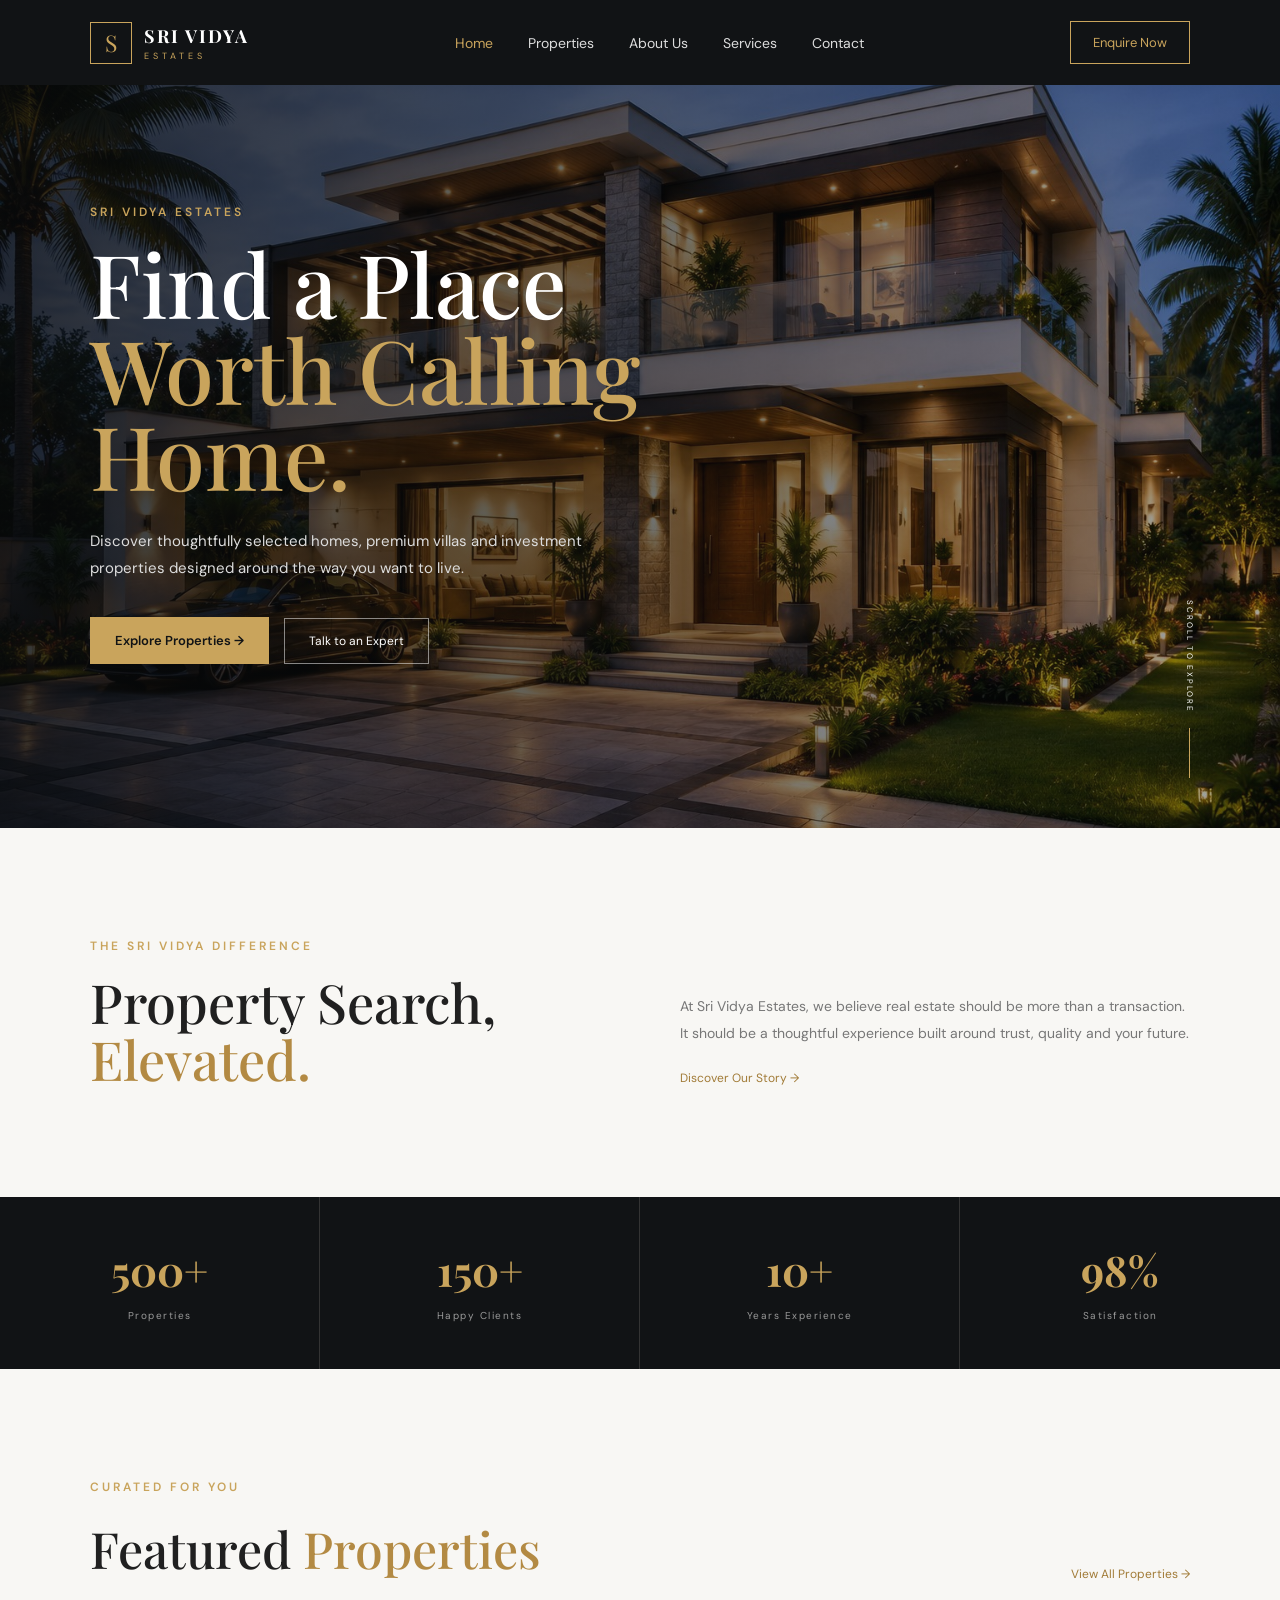
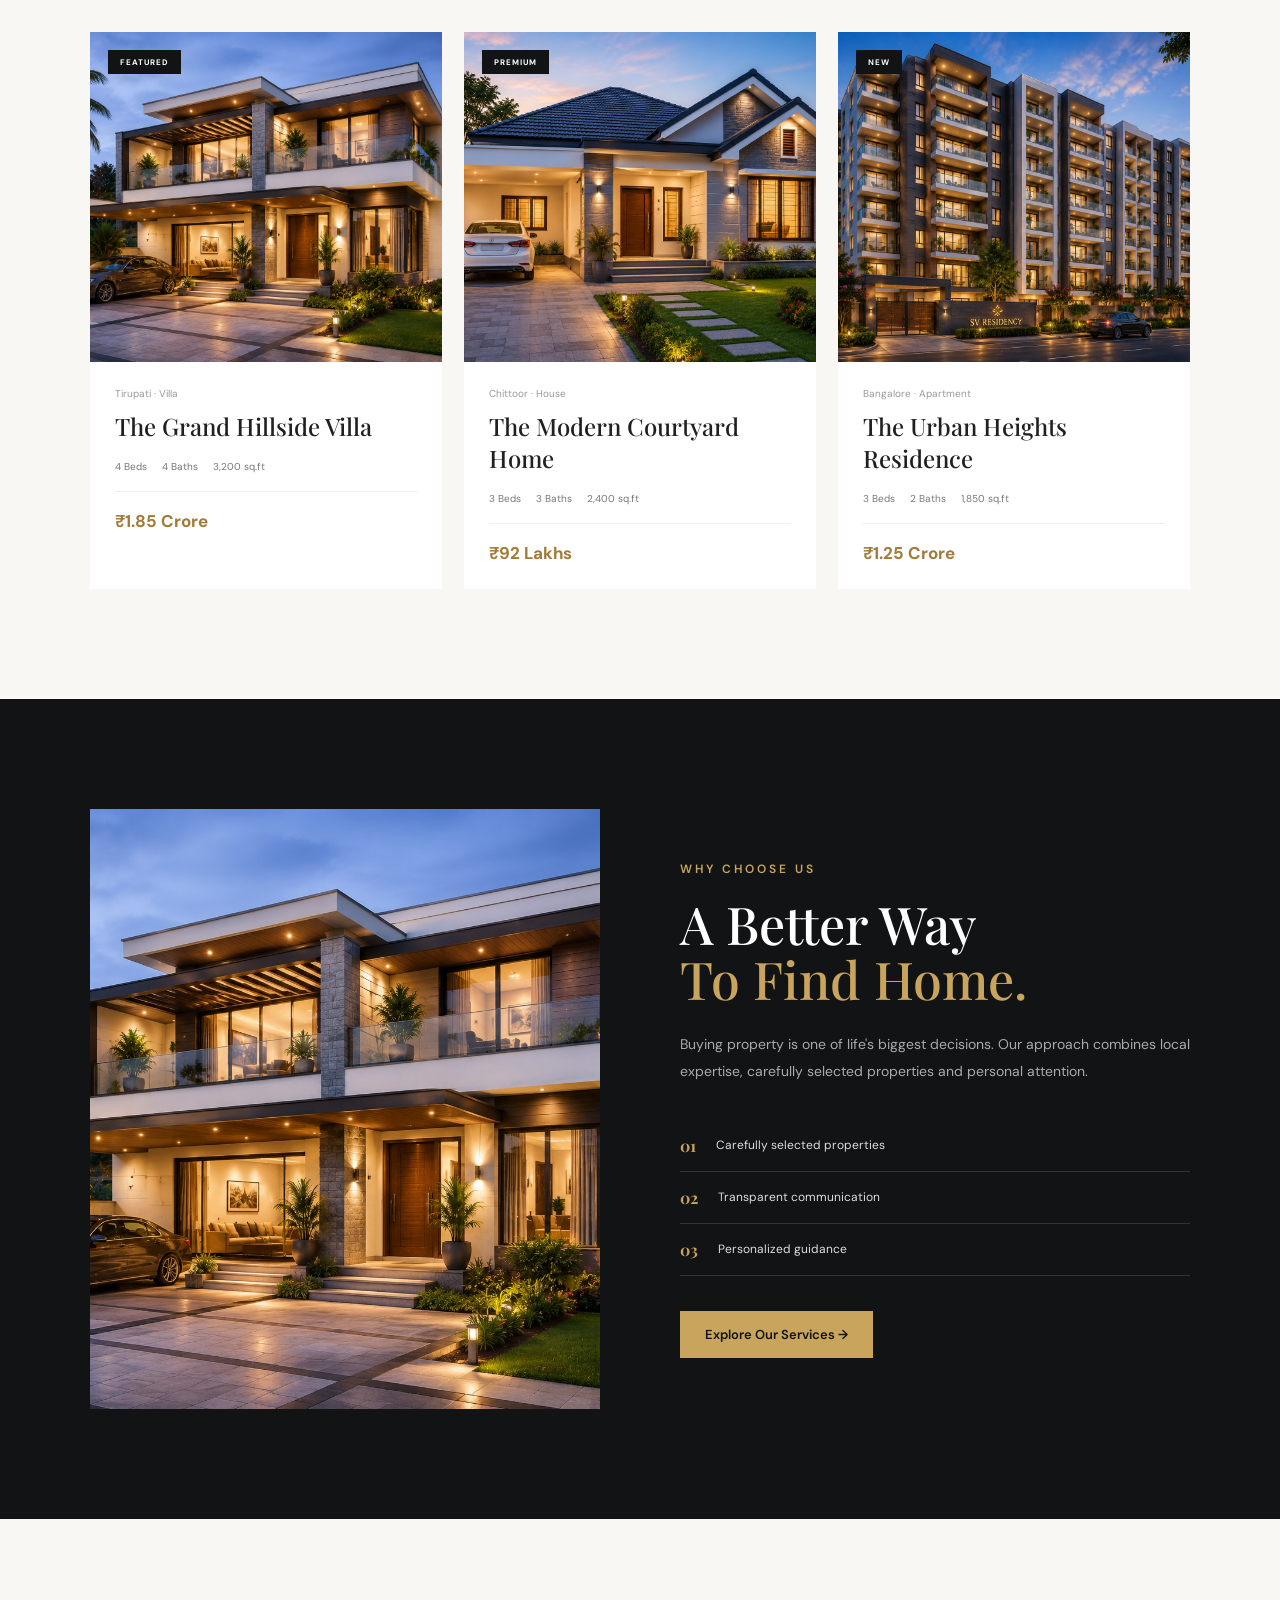
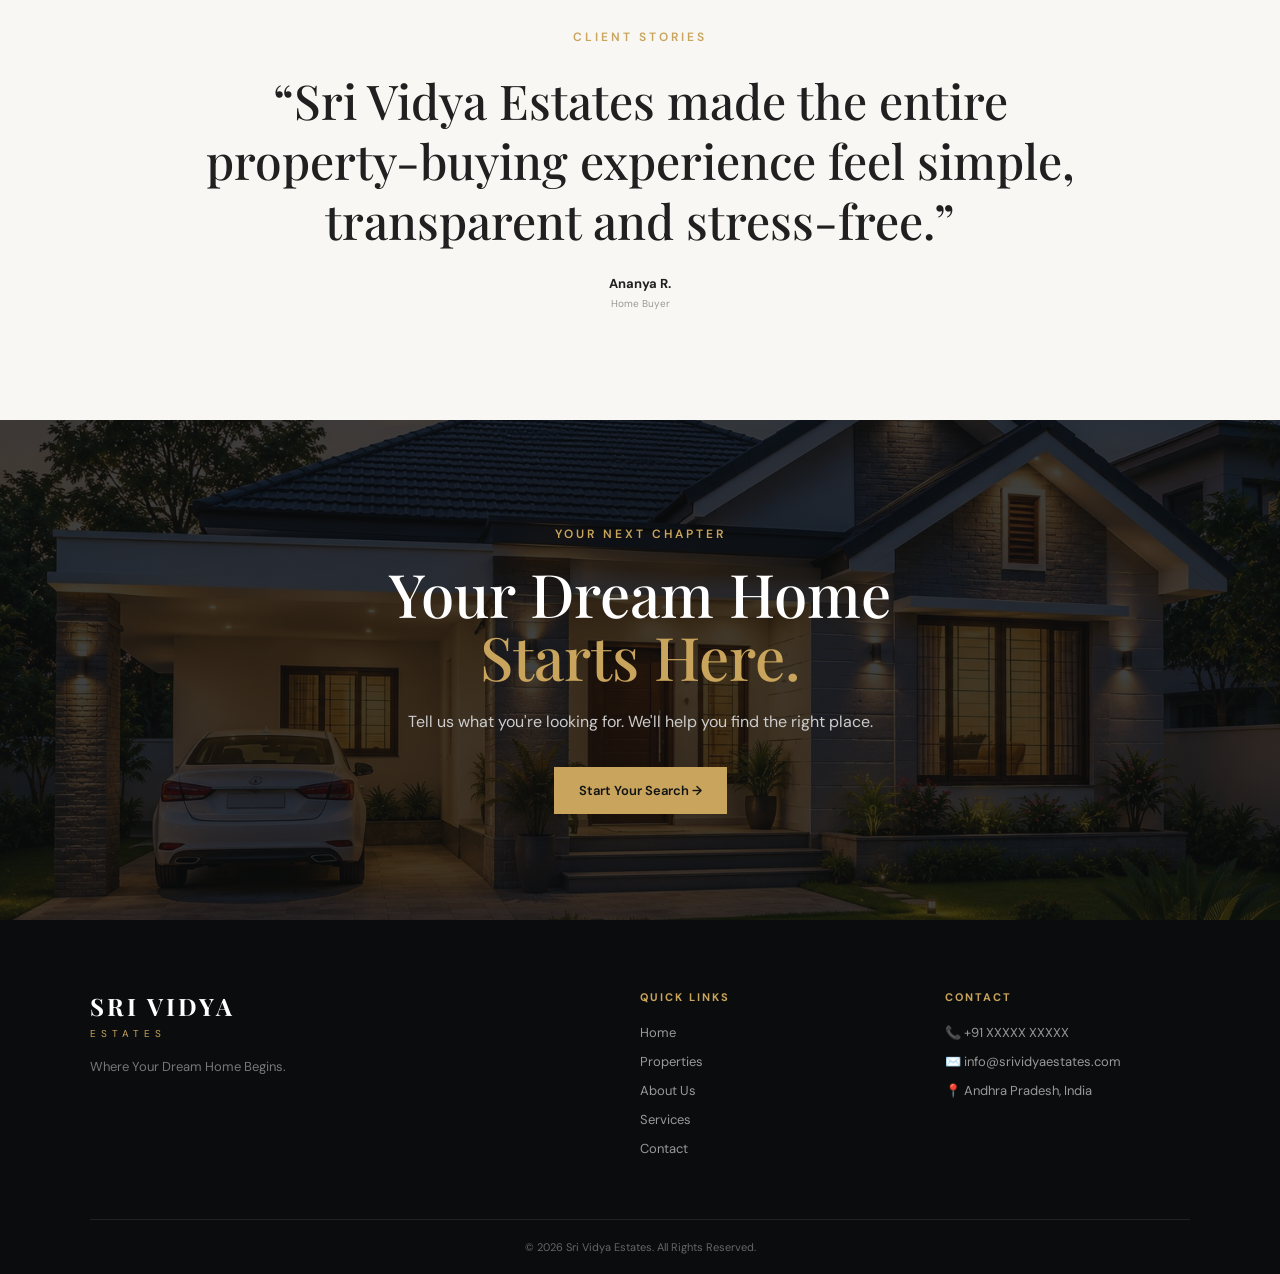
<file: index.html>
<!DOCTYPE html>
<html lang="en">

<head>

    <meta charset="UTF-8">

    <meta name="viewport"
          content="width=device-width, initial-scale=1.0">

    <meta
        name="description"
        content="Sri Vidya Estates - Premium residential properties and real estate services.">

    <title>Sri Vidya Estates | Premium Real Estate</title>

    <link
        rel="stylesheet"
        href="css/style.css">

    <link
        href="https://fonts.googleapis.com/css2?family=DM+Sans:wght@400;500;600;700&family=Playfair+Display:wght@500;600;700&display=swap"
        rel="stylesheet">

</head>


<body>


<!-- =========================================
     NAVBAR
========================================= -->

<header class="navbar">

    <div class="logo">

        <span>S</span>

        <div>

            <h2>SRI VIDYA</h2>

            <p>ESTATES</p>

        </div>

    </div>


    <div
        class="menu-toggle"
        id="menuToggle">

        ☰

    </div>


    <nav id="mainNav">

        <a
            href="index.html"
            class="active">

            Home

        </a>

        <a href="properties.html">

            Properties

        </a>

        <a href="about.html">

            About Us

        </a>

        <a href="services.html">

            Services

        </a>

        <a href="contact.html">

            Contact

        </a>

    </nav>


    <a
        href="contact.html"
        class="nav-button">

        Enquire Now

    </a>

</header>



<!-- =========================================
     HERO
========================================= -->

<section class="home-hero">

    <div class="hero-overlay"></div>


    <div class="hero-content reveal">

        <p class="small-title">

            SRI VIDYA ESTATES

        </p>


        <h1>

            Find a Place<br>

            <span>
                Worth Calling Home.
            </span>

        </h1>


        <p class="hero-description">

            Discover thoughtfully selected homes,
            premium villas and investment properties
            designed around the way you want to live.

        </p>


        <div class="hero-buttons">

            <a
                href="properties.html"
                class="primary-btn">

                Explore Properties →

            </a>


            <a
                href="contact.html"
                class="hero-secondary-btn">

                Talk to an Expert

            </a>

        </div>

    </div>


    <div class="hero-scroll">

        <span>
            SCROLL TO EXPLORE
        </span>

        <div></div>

    </div>

</section>



<!-- =========================================
     INTRO
========================================= -->

<section class="home-intro reveal">

    <div>

        <p class="small-title">

            THE SRI VIDYA DIFFERENCE

        </p>


        <h2>

            Property Search,<br>

            <span>
                Elevated.
            </span>

        </h2>

    </div>


    <div class="intro-text">

        <p>

            At Sri Vidya Estates, we believe real estate
            should be more than a transaction. It should
            be a thoughtful experience built around trust,
            quality and your future.

        </p>


        <a
            href="about.html">

            Discover Our Story →

        </a>

    </div>

</section>



<!-- =========================================
     STATS
========================================= -->

<section class="home-stats reveal">

    <div>

        <strong>
            500+
        </strong>

        <span>
            Properties
        </span>

    </div>


    <div>

        <strong>
            150+
        </strong>

        <span>
            Happy Clients
        </span>

    </div>


    <div>

        <strong>
            10+
        </strong>

        <span>
            Years Experience
        </span>

    </div>


    <div>

        <strong>
            98%
        </strong>

        <span>
            Satisfaction
        </span>

    </div>

</section>



<!-- =========================================
     FEATURED PROPERTIES
========================================= -->

<section class="featured-properties reveal">

    <div class="section-heading">

        <div>

            <p class="small-title">

                CURATED FOR YOU

            </p>


            <h2>

                Featured <span>Properties</span>

            </h2>

        </div>


        <a
            href="properties.html"
            class="view-all">

            View All Properties →

        </a>

    </div>


    <div class="featured-grid">


        <!-- PROPERTY 1 -->

        <article class="featured-card">

            <div class="featured-image">

                <img
                    src="images/villa1.jpg"
                    alt="Luxury villa">

                <span class="property-tag">

                    FEATURED

                </span>

            </div>


            <div class="featured-info">

                <p>

                    Tirupati · Villa

                </p>


                <h3>

                    The Grand Hillside Villa

                </h3>


                <div class="property-meta">

                    <span>
                        4 Beds
                    </span>

                    <span>
                        4 Baths
                    </span>

                    <span>
                        3,200 sq.ft
                    </span>

                </div>


                <strong>

                    ₹1.85 Crore

                </strong>

            </div>

        </article>



        <!-- PROPERTY 2 -->

        <article class="featured-card">

            <div class="featured-image">

                <img
                    src="images/house1.jpg"
                    alt="Modern luxury house">

                <span class="property-tag">

                    PREMIUM

                </span>

            </div>


            <div class="featured-info">

                <p>

                    Chittoor · House

                </p>


                <h3>

                    The Modern Courtyard Home

                </h3>


                <div class="property-meta">

                    <span>
                        3 Beds
                    </span>

                    <span>
                        3 Baths
                    </span>

                    <span>
                        2,400 sq.ft
                    </span>

                </div>


                <strong>

                    ₹92 Lakhs

                </strong>

            </div>

        </article>



        <!-- PROPERTY 3 -->

        <article class="featured-card">

            <div class="featured-image">

                <img
                    src="images/apartment1.jpg"
                    alt="Luxury apartment">

                <span class="property-tag">

                    NEW

                </span>

            </div>


            <div class="featured-info">

                <p>

                    Bangalore · Apartment

                </p>


                <h3>

                    The Urban Heights Residence

                </h3>


                <div class="property-meta">

                    <span>
                        3 Beds
                    </span>

                    <span>
                        2 Baths
                    </span>

                    <span>
                        1,850 sq.ft
                    </span>

                </div>


                <strong>

                    ₹1.25 Crore

                </strong>

            </div>

        </article>

    </div>

</section>



<!-- =========================================
     WHY US
========================================= -->

<section class="home-why reveal">

    <div class="home-why-image">

        <img
            src="images/villa1.jpg"
            alt="Luxury property">

    </div>


    <div class="home-why-content">

        <p class="small-title">

            WHY CHOOSE US

        </p>


        <h2>

            A Better Way<br>

            <span>
                To Find Home.
            </span>

        </h2>


        <p>

            Buying property is one of life's biggest
            decisions. Our approach combines local
            expertise, carefully selected properties
            and personal attention.

        </p>


        <div class="why-list">

            <div>

                <strong>
                    01
                </strong>

                <span>

                    Carefully selected properties

                </span>

            </div>


            <div>

                <strong>
                    02
                </strong>

                <span>

                    Transparent communication

                </span>

            </div>


            <div>

                <strong>
                    03
                </strong>

                <span>

                    Personalized guidance

                </span>

            </div>

        </div>


        <a
            href="services.html"
            class="primary-btn">

            Explore Our Services →

        </a>

    </div>

</section>



<!-- =========================================
     TESTIMONIAL
========================================= -->

<section class="testimonial reveal">

    <p class="small-title">

        CLIENT STORIES

    </p>


    <blockquote>

        “Sri Vidya Estates made the entire
        property-buying experience feel simple,
        transparent and stress-free.”

    </blockquote>


    <div class="testimonial-person">

        <strong>

            Ananya R.

        </strong>

        <span>

            Home Buyer

        </span>

    </div>

</section>



<!-- =========================================
     CTA
========================================= -->

<section class="home-cta reveal">

    <div>

        <p class="small-title">

            YOUR NEXT CHAPTER

        </p>


        <h2>

            Your Dream Home<br>

            <span>
                Starts Here.
            </span>

        </h2>


        <p>

            Tell us what you're looking for.
            We'll help you find the right place.

        </p>


        <a
            href="contact.html"
            class="primary-btn">

            Start Your Search →

        </a>

    </div>

</section>



<!-- =========================================
     FOOTER
========================================= -->

<footer>

    <div class="footer-content">


        <div class="footer-brand">

            <h2>
                SRI VIDYA
            </h2>

            <p>
                ESTATES
            </p>

            <span>
                Where Your Dream Home Begins.
            </span>

        </div>


        <div>

            <h4>
                QUICK LINKS
            </h4>

            <a href="index.html">
                Home
            </a>

            <a href="properties.html">
                Properties
            </a>

            <a href="about.html">
                About Us
            </a>

            <a href="services.html">
                Services
            </a>

            <a href="contact.html">
                Contact
            </a>

        </div>


        <div>

            <h4>
                CONTACT
            </h4>

            <p>
                📞 +91 XXXXX XXXXX
            </p>

            <p>
                ✉️ info@srividyaestates.com
            </p>

            <p>
                📍 Andhra Pradesh, India
            </p>

        </div>

    </div>


    <div class="copyright">

        © 2026 Sri Vidya Estates.
        All Rights Reserved.

    </div>

</footer>



<script src="js/script.js"></script>

</body>

</html>
</file>
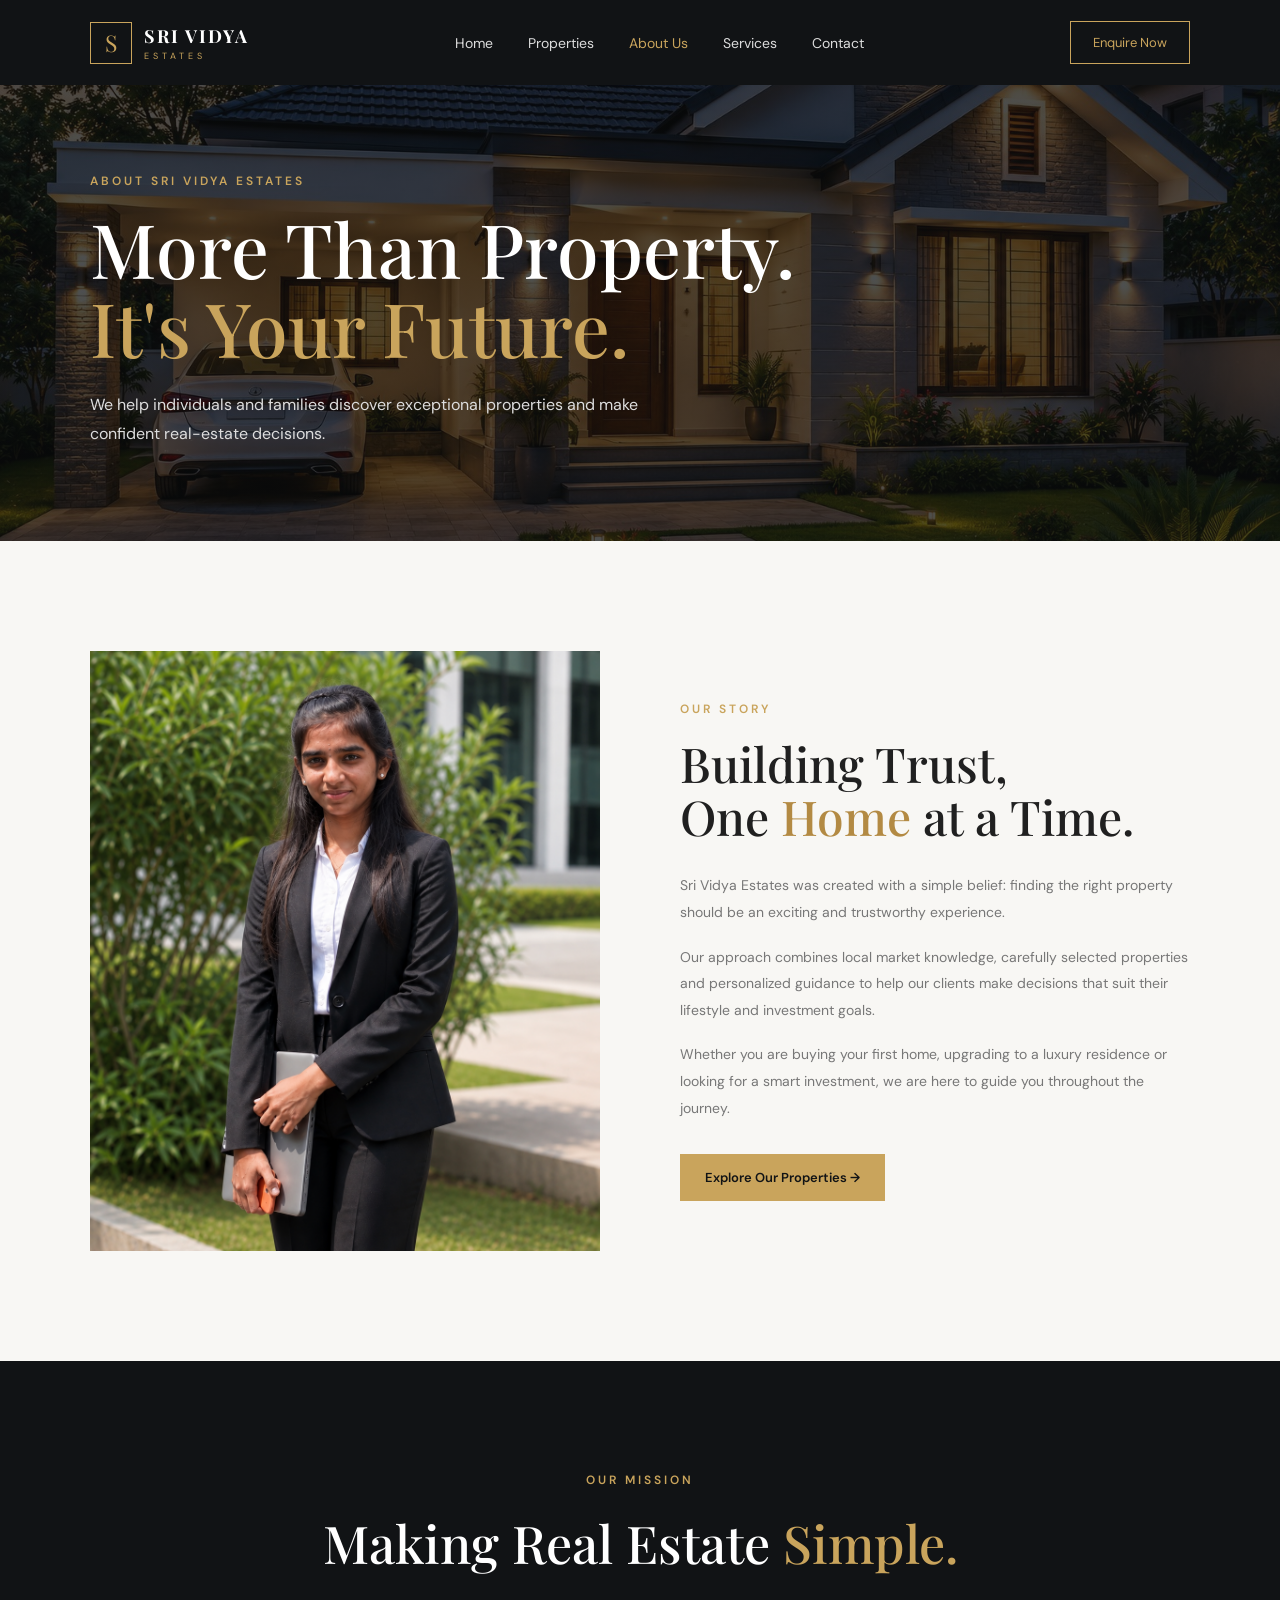
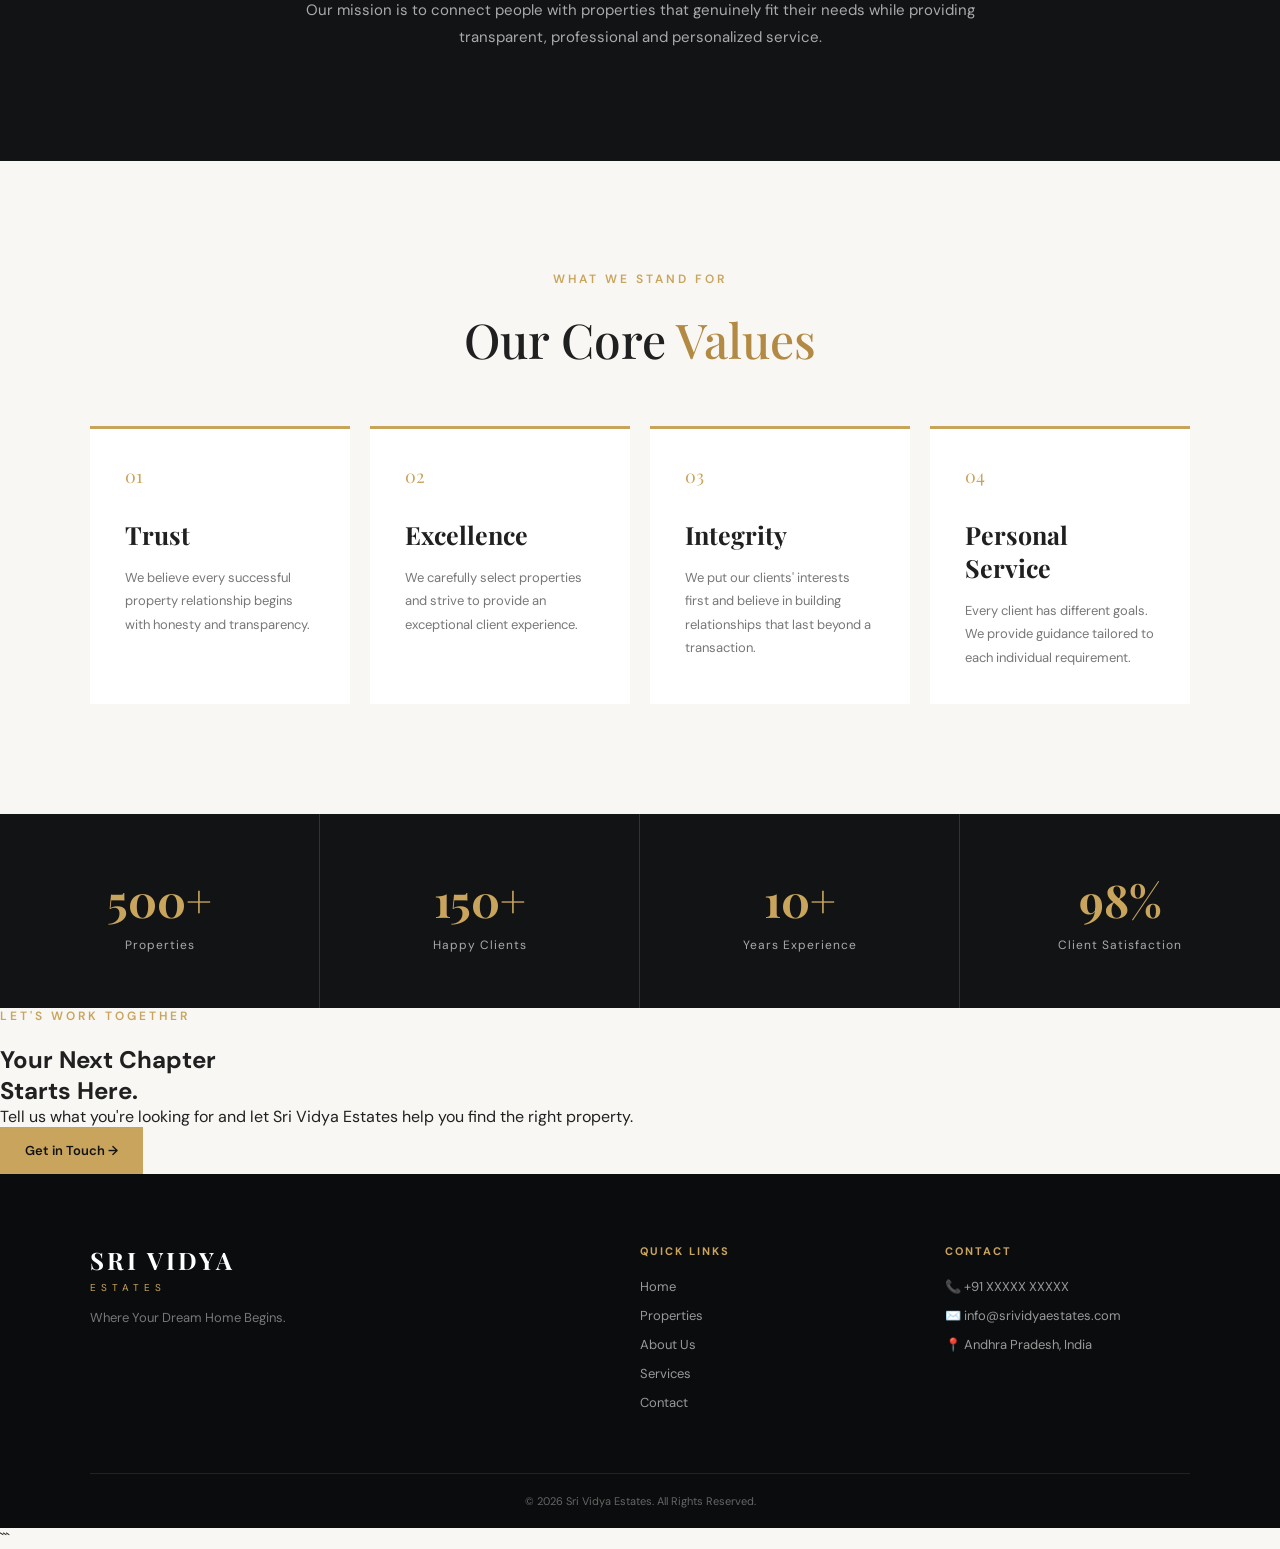
<file: about.html>
```html
<!DOCTYPE html>
<html lang="en">

<head>

    <meta charset="UTF-8">

    <meta name="viewport"
          content="width=device-width, initial-scale=1.0">

    <title>About Us | Sri Vidya Estates</title>

    <link rel="stylesheet"
          href="css/style.css">

    <link
        href="https://fonts.googleapis.com/css2?family=DM+Sans:wght@400;500;600;700&family=Playfair+Display:wght@500;600;700&display=swap"
        rel="stylesheet">

</head>


<body>


<!-- =========================================
     NAVBAR
========================================= -->

<header class="navbar">

    <div class="logo">

        <span>S</span>

        <div>

            <h2>SRI VIDYA</h2>

            <p>ESTATES</p>

        </div>

    </div>


    <div class="menu-toggle"
         id="menuToggle">

        ☰

    </div>


    <nav id="mainNav">

        <a href="index.html">
            Home
        </a>

        <a href="properties.html">
            Properties
        </a>

        <a href="about.html"
           class="active">
            About Us
        </a>

        <a href="services.html">
            Services
        </a>

        <a href="contact.html">
            Contact
        </a>

    </nav>


    <a href="contact.html"
       class="nav-button">

        Enquire Now

    </a>

</header>



<!-- =========================================
     ABOUT HERO
========================================= -->

<section class="about-hero">

    <div>

        <p class="small-title">
            ABOUT SRI VIDYA ESTATES
        </p>

        <h1>

            More Than Property.<br>

            <span>
                It's Your Future.
            </span>

        </h1>

        <p>

            We help individuals and families discover
            exceptional properties and make confident
            real-estate decisions.

        </p>

    </div>

</section>



<!-- =========================================
     OUR STORY
========================================= -->

<section class="our-story reveal">

    <div class="story-image">

        <img
            src="aboutimage.jpg"
            alt="Sri Vidya Estates Property">

    </div>


    <div class="story-content">

        <p class="small-title">
            OUR STORY
        </p>

        <h2>

            Building Trust,<br>

            One <span>Home</span> at a Time.

        </h2>

        <p>

            Sri Vidya Estates was created with a simple
            belief: finding the right property should be
            an exciting and trustworthy experience.

        </p>

        <p>

            Our approach combines local market knowledge,
            carefully selected properties and personalized
            guidance to help our clients make decisions
            that suit their lifestyle and investment goals.

        </p>

        <p>

            Whether you are buying your first home,
            upgrading to a luxury residence or looking
            for a smart investment, we are here to guide
            you throughout the journey.

        </p>

        <a href="properties.html"
           class="primary-btn">

            Explore Our Properties →

        </a>

    </div>

</section>



<!-- =========================================
     MISSION
========================================= -->

<section class="mission reveal">

    <div class="mission-content">

        <p class="small-title">
            OUR MISSION
        </p>

        <h2>

            Making Real Estate
            <span>Simple.</span>

        </h2>

        <p>

            Our mission is to connect people with properties
            that genuinely fit their needs while providing
            transparent, professional and personalized service.

        </p>

    </div>

</section>



<!-- =========================================
     VALUES
========================================= -->

<section class="values reveal">

    <div class="values-heading">

        <p class="small-title">
            WHAT WE STAND FOR
        </p>

        <h2>

            Our Core <span>Values</span>

        </h2>

    </div>


    <div class="values-grid">


        <div class="value-card">

            <div class="value-number">
                01
            </div>

            <h3>
                Trust
            </h3>

            <p>

                We believe every successful property
                relationship begins with honesty and
                transparency.

            </p>

        </div>


        <div class="value-card">

            <div class="value-number">
                02
            </div>

            <h3>
                Excellence
            </h3>

            <p>

                We carefully select properties and
                strive to provide an exceptional client
                experience.

            </p>

        </div>


        <div class="value-card">

            <div class="value-number">
                03
            </div>

            <h3>
                Integrity
            </h3>

            <p>

                We put our clients' interests first and
                believe in building relationships that
                last beyond a transaction.

            </p>

        </div>


        <div class="value-card">

            <div class="value-number">
                04
            </div>

            <h3>
                Personal Service
            </h3>

            <p>

                Every client has different goals. We
                provide guidance tailored to each
                individual requirement.

            </p>

        </div>

    </div>

</section>



<!-- =========================================
     STATS
========================================= -->

<section class="about-stats reveal">


    <div>

        <h3>
            500+
        </h3>

        <p>
            Properties
        </p>

    </div>


    <div>

        <h3>
            150+
        </h3>

        <p>
            Happy Clients
        </p>

    </div>


    <div>

        <h3>
            10+
        </h3>

        <p>
            Years Experience
        </p>

    </div>


    <div>

        <h3>
            98%
        </h3>

        <p>
            Client Satisfaction
        </p>

    </div>

</section>



<!-- =========================================
     CTA
========================================= -->

<section class="about-cta reveal">

    <div>

        <p class="small-title">
            LET'S WORK TOGETHER
        </p>

        <h2>

            Your Next Chapter<br>

            <span>
                Starts Here.
            </span>

        </h2>

        <p>

            Tell us what you're looking for and let
            Sri Vidya Estates help you find the right
            property.

        </p>

        <a href="contact.html"
           class="primary-btn">

            Get in Touch →

        </a>

    </div>

</section>



<!-- =========================================
     FOOTER
========================================= -->

<footer>

    <div class="footer-content">


        <div class="footer-brand">

            <h2>
                SRI VIDYA
            </h2>

            <p>
                ESTATES
            </p>

            <span>
                Where Your Dream Home Begins.
            </span>

        </div>


        <div>

            <h4>
                QUICK LINKS
            </h4>

            <a href="index.html">
                Home
            </a>

            <a href="properties.html">
                Properties
            </a>

            <a href="about.html">
                About Us
            </a>

            <a href="services.html">
                Services
            </a>

            <a href="contact.html">
                Contact
            </a>

        </div>


        <div>

            <h4>
                CONTACT
            </h4>

            <p>
                📞 +91 XXXXX XXXXX
            </p>

            <p>
                ✉️ info@srividyaestates.com
            </p>

            <p>
                📍 Andhra Pradesh, India
            </p>

        </div>

    </div>


    <div class="copyright">

        © 2026 Sri Vidya Estates.
        All Rights Reserved.

    </div>

</footer>



<script src="js/script.js"></script>

</body>

</html>
```
</file>
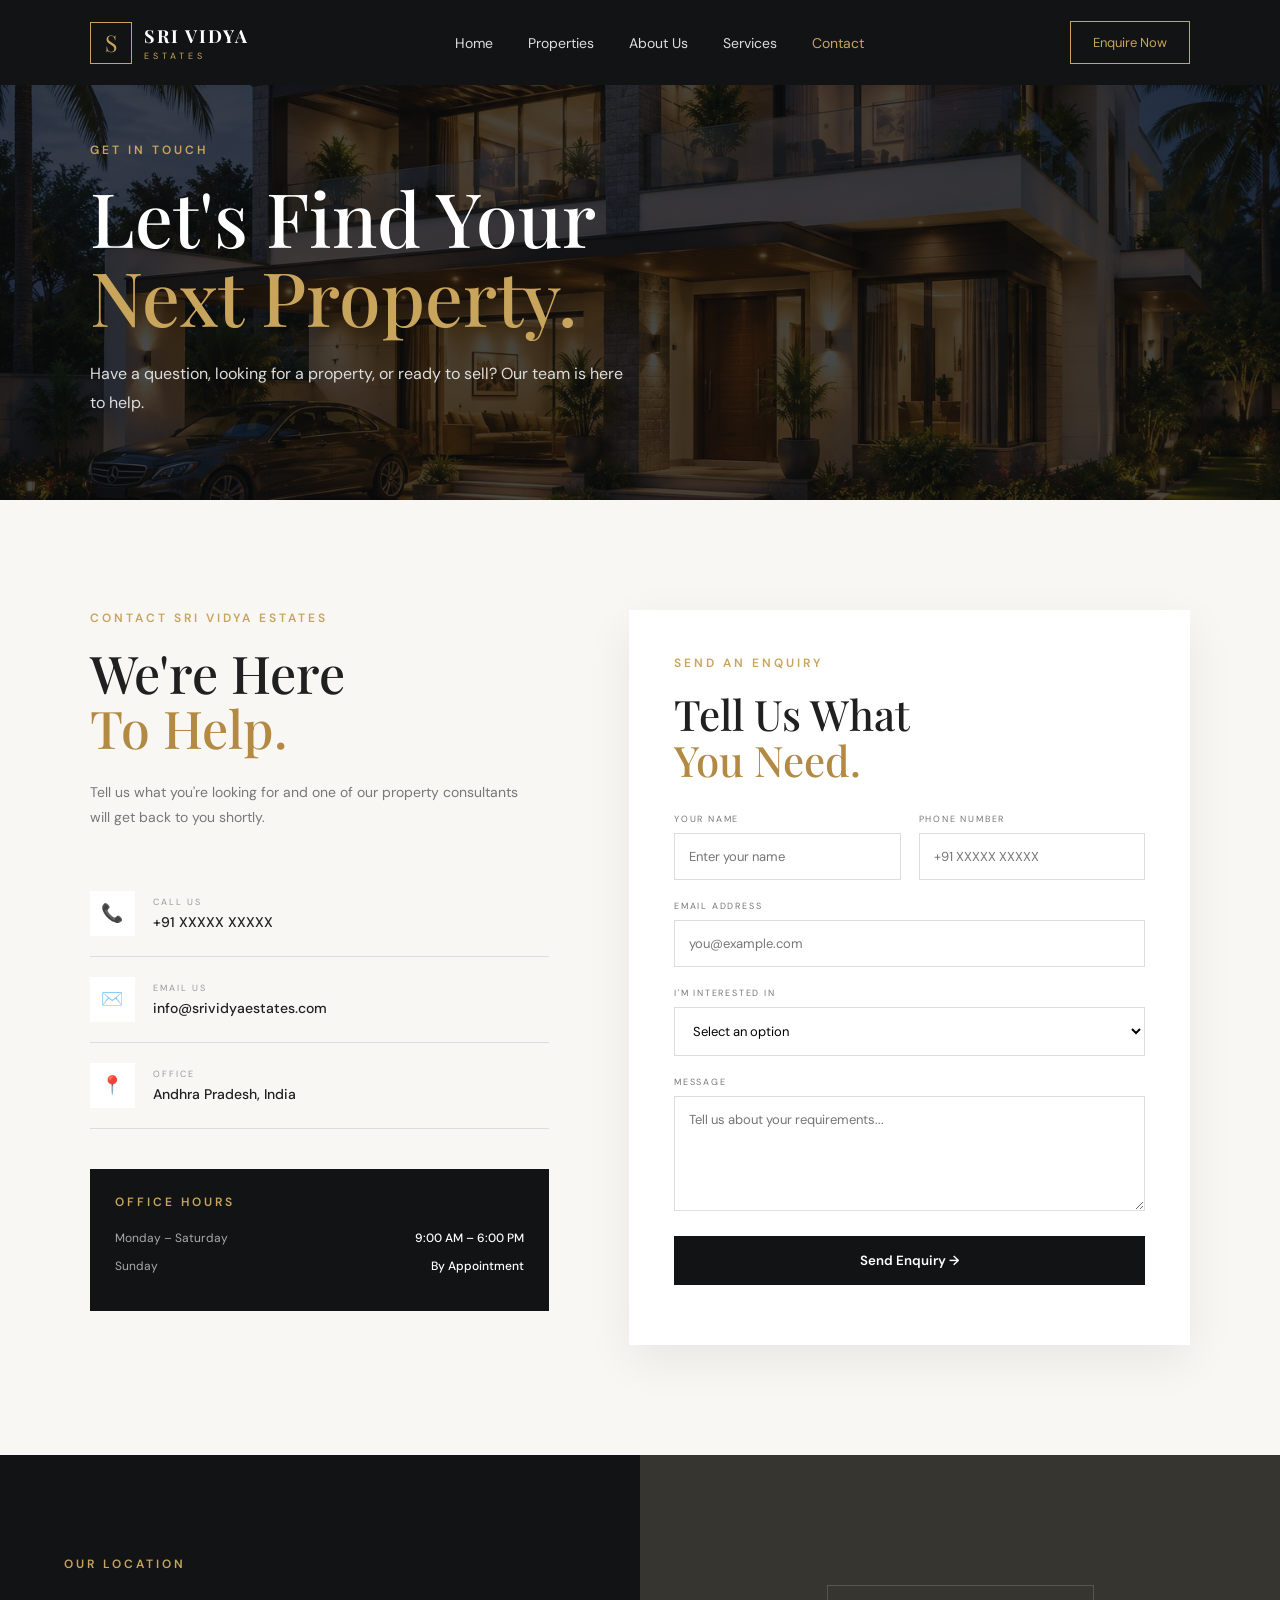
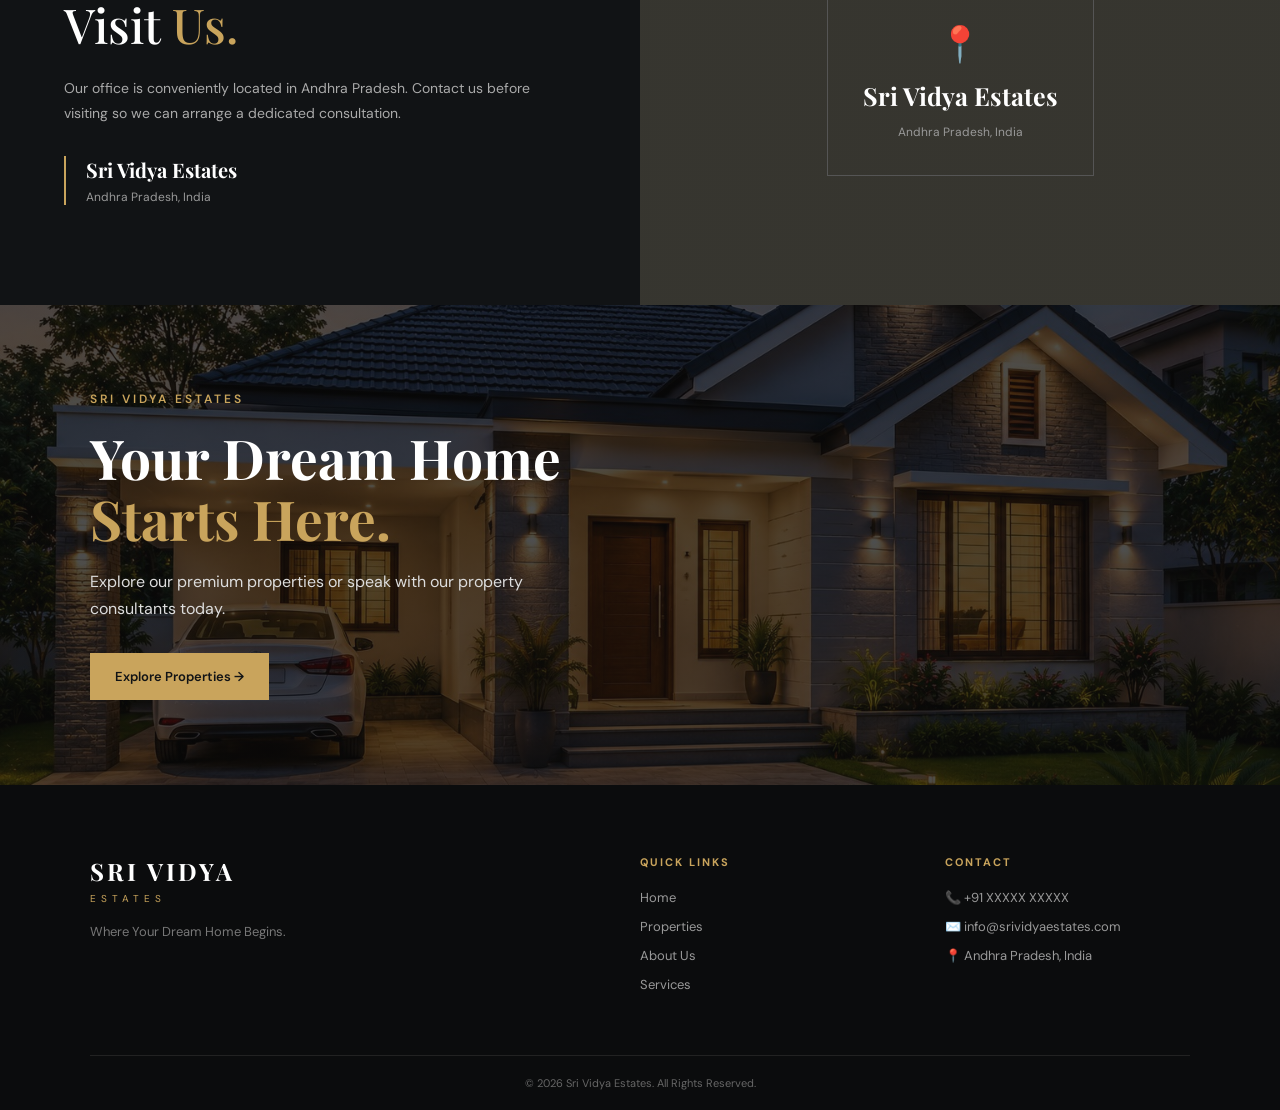
<file: contact.html>
<!DOCTYPE html>
<html lang="en">

<head>

    <meta charset="UTF-8">

    <meta name="viewport"
          content="width=device-width, initial-scale=1.0">

    <title>Contact | Sri Vidya Estates</title>

    <link rel="stylesheet"
          href="css/style.css">

    <link
        href="https://fonts.googleapis.com/css2?family=DM+Sans:wght@400;500;600;700&family=Playfair+Display:wght@500;600;700&display=swap"
        rel="stylesheet">

</head>

<body>


<!-- ================= NAVBAR ================= -->

<header class="navbar">

    <div class="logo">

        <span>S</span>

        <div>

            <h2>SRI VIDYA</h2>

            <p>ESTATES</p>

        </div>

    </div>


    <nav>

        <a href="index.html">
            Home
        </a>

        <a href="properties.html">
            Properties
        </a>

        <a href="about.html">
            About Us
        </a>

        <a href="services.html">
            Services
        </a>

        <a href="contact.html"
           class="active">
            Contact
        </a>

    </nav>


    <a href="contact.html"
       class="nav-button">

        Enquire Now

    </a>

</header>



<!-- ================= CONTACT HERO ================= -->

<section class="contact-hero reveal">

    <div>

        <p class="small-title">
            GET IN TOUCH
        </p>

        <h1>
            Let's Find Your<br>
            <span>Next Property.</span>
        </h1>

        <p>
            Have a question, looking for a property,
            or ready to sell? Our team is here to help.
        </p>

    </div>

</section>



<!-- ================= CONTACT SECTION ================= -->

<section class="contact-section reveal">


    <!-- CONTACT INFORMATION -->

    <div class="contact-info">

        <p class="small-title">
            CONTACT SRI VIDYA ESTATES
        </p>

        <h2>
            We're Here<br>
            <span>To Help.</span>
        </h2>

        <p class="contact-description">
            Tell us what you're looking for and one of
            our property consultants will get back to
            you shortly.
        </p>


        <div class="contact-item">

            <div class="contact-icon">
                📞
            </div>

            <div>

                <span>
                    CALL US
                </span>

                <strong>
                    +91 XXXXX XXXXX
                </strong>

            </div>

        </div>


        <div class="contact-item">

            <div class="contact-icon">
                ✉️
            </div>

            <div>

                <span>
                    EMAIL US
                </span>

                <strong>
                    info@srividyaestates.com
                </strong>

            </div>

        </div>


        <div class="contact-item">

            <div class="contact-icon">
                📍
            </div>

            <div>

                <span>
                    OFFICE
                </span>

                <strong>
                    Andhra Pradesh, India
                </strong>

            </div>

        </div>


        <div class="office-hours">

            <p class="small-title">
                OFFICE HOURS
            </p>

            <p>
                Monday – Saturday
                <strong>9:00 AM – 6:00 PM</strong>
            </p>

            <p>
                Sunday
                <strong>By Appointment</strong>
            </p>

        </div>

    </div>



    <!-- CONTACT FORM -->

    <div class="contact-form-card">

        <p class="small-title">
            SEND AN ENQUIRY
        </p>

        <h2>
            Tell Us What<br>
            <span>You Need.</span>
        </h2>


        <form id="contactForm">


            <div class="form-row">

                <div class="form-group">

                    <label>
                        YOUR NAME
                    </label>

                    <input
                        type="text"
                        id="name"
                        placeholder="Enter your name"
                        required>

                </div>


                <div class="form-group">

                    <label>
                        PHONE NUMBER
                    </label>

                    <input
                        type="tel"
                        id="phone"
                        placeholder="+91 XXXXX XXXXX"
                        required>

                </div>

            </div>


            <div class="form-group">

                <label>
                    EMAIL ADDRESS
                </label>

                <input
                    type="email"
                    id="email"
                    placeholder="you@example.com"
                    required>

            </div>


            <div class="form-group">

                <label>
                    I'M INTERESTED IN
                </label>

                <select id="interest">

                    <option value="">
                        Select an option
                    </option>

                    <option>
                        Buying a Property
                    </option>

                    <option>
                        Selling a Property
                    </option>

                    <option>
                        Renting a Property
                    </option>

                    <option>
                        Property Investment
                    </option>

                </select>

            </div>


            <div class="form-group">

                <label>
                    MESSAGE
                </label>

                <textarea
                    id="message"
                    rows="5"
                    placeholder="Tell us about your requirements..."
                    required></textarea>

            </div>


            <button type="submit"
                    class="contact-submit">

                Send Enquiry →

            </button>


            <p id="formMessage"
               class="form-message">
            </p>

        </form>

    </div>

</section>



<!-- ================= MAP / LOCATION ================= -->

<section class="location-section reveal">

    <div class="location-content">

        <p class="small-title">
            OUR LOCATION
        </p>

        <h2>
            Visit <span>Us.</span>
        </h2>

        <p>
            Our office is conveniently located in
            Andhra Pradesh. Contact us before visiting
            so we can arrange a dedicated consultation.
        </p>

        <div class="location-box">

            <strong>
                Sri Vidya Estates
            </strong>

            <span>
                Andhra Pradesh, India
            </span>

        </div>

    </div>


    <div class="map-placeholder">

        <div>

            <span>
                📍
            </span>

            <h3>
                Sri Vidya Estates
            </h3>

            <p>
                Andhra Pradesh, India
            </p>

        </div>

    </div>

</section>



<!-- ================= CTA ================= -->

<section class="cta">

    <div>

        <p class="small-title">
            SRI VIDYA ESTATES
        </p>

        <h2>
            Your Dream Home<br>
            <span>Starts Here.</span>
        </h2>

        <p>
            Explore our premium properties or
            speak with our property consultants today.
        </p>

        <a href="properties.html"
           class="primary-btn">

            Explore Properties →

        </a>

    </div>

</section>



<!-- ================= FOOTER ================= -->

<footer>

    <div class="footer-content">


        <div class="footer-brand">

            <h2>
                SRI VIDYA
            </h2>

            <p>
                ESTATES
            </p>

            <span>
                Where Your Dream Home Begins.
            </span>

        </div>


        <div>

            <h4>
                QUICK LINKS
            </h4>

            <a href="index.html">
                Home
            </a>

            <a href="properties.html">
                Properties
            </a>

            <a href="about.html">
                About Us
            </a>

            <a href="services.html">
                Services
            </a>

        </div>


        <div>

            <h4>
                CONTACT
            </h4>

            <p>
                📞 +91 XXXXX XXXXX
            </p>

            <p>
                ✉️ info@srividyaestates.com
            </p>

            <p>
                📍 Andhra Pradesh, India
            </p>

        </div>

    </div>


    <div class="copyright">

        © 2026 Sri Vidya Estates.
        All Rights Reserved.

    </div>

</footer>


<script src="js/script.js"></script>

</body>

</html>
</file>
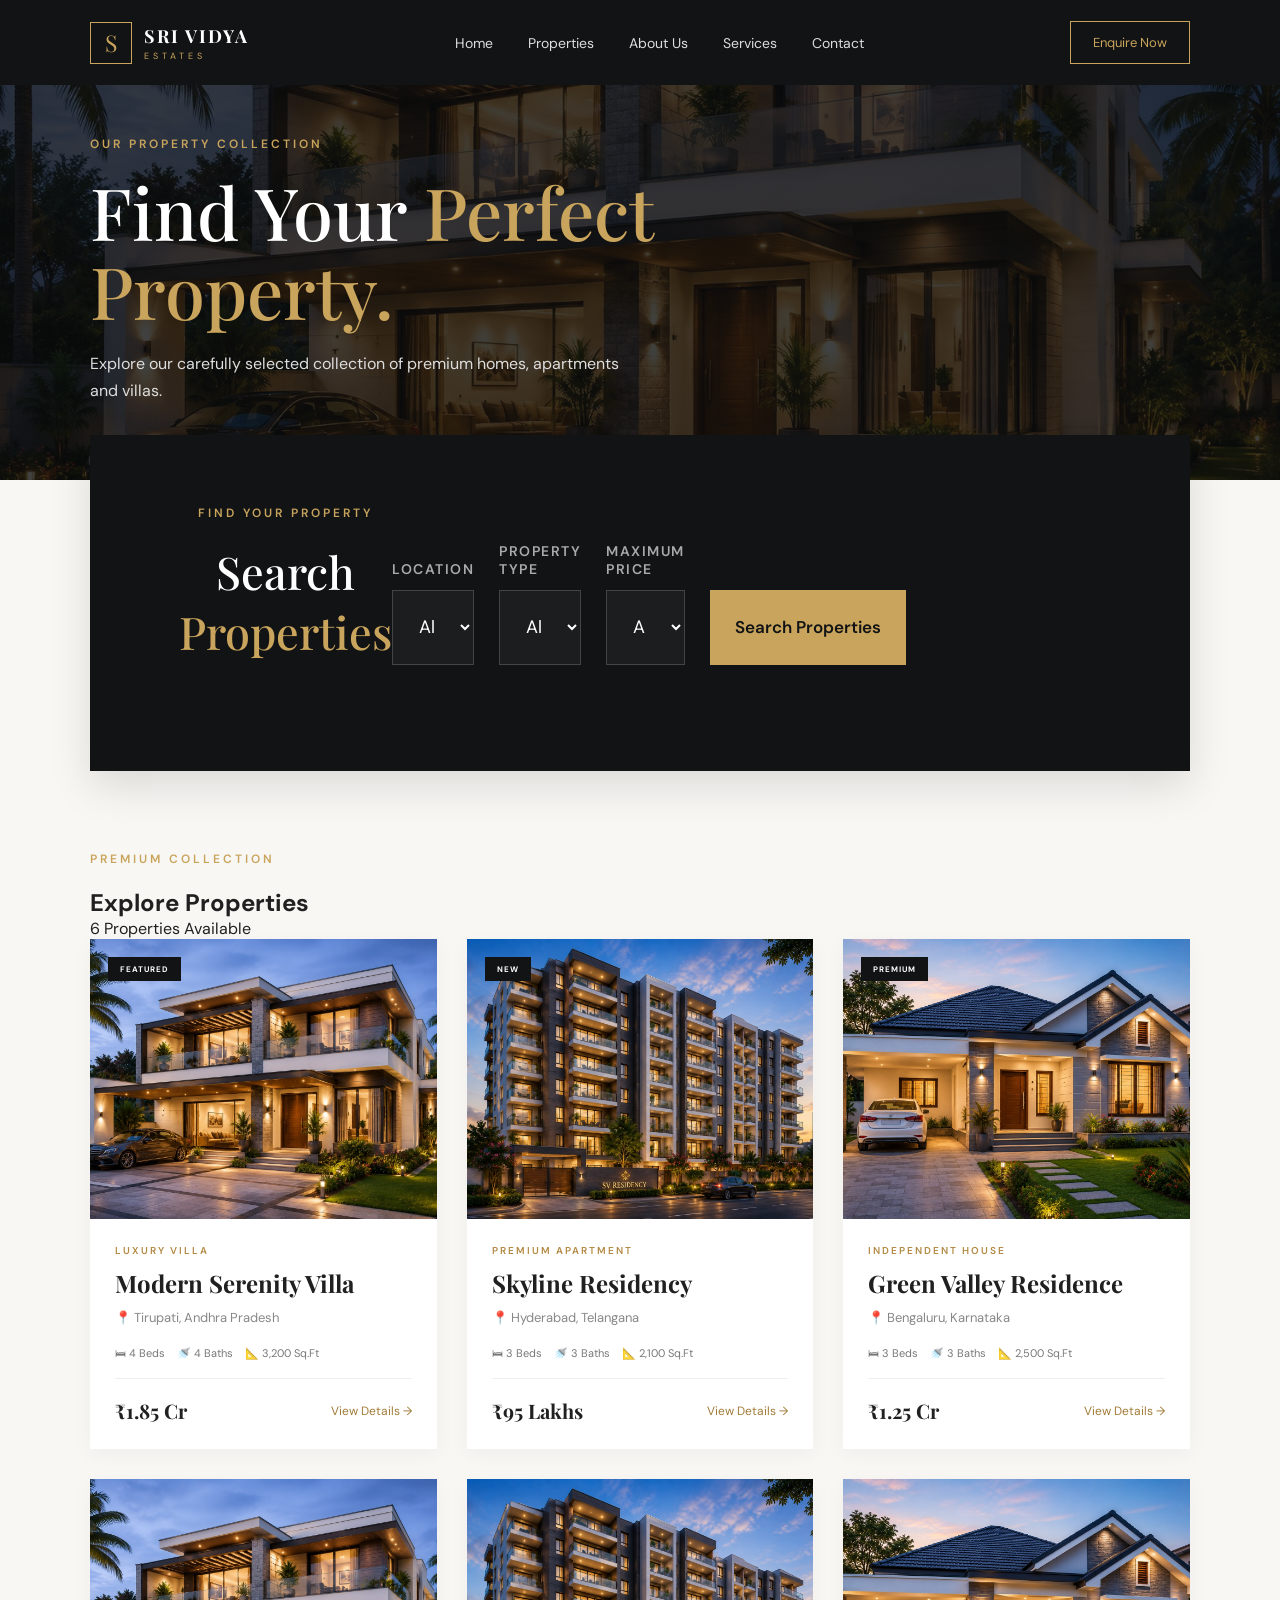
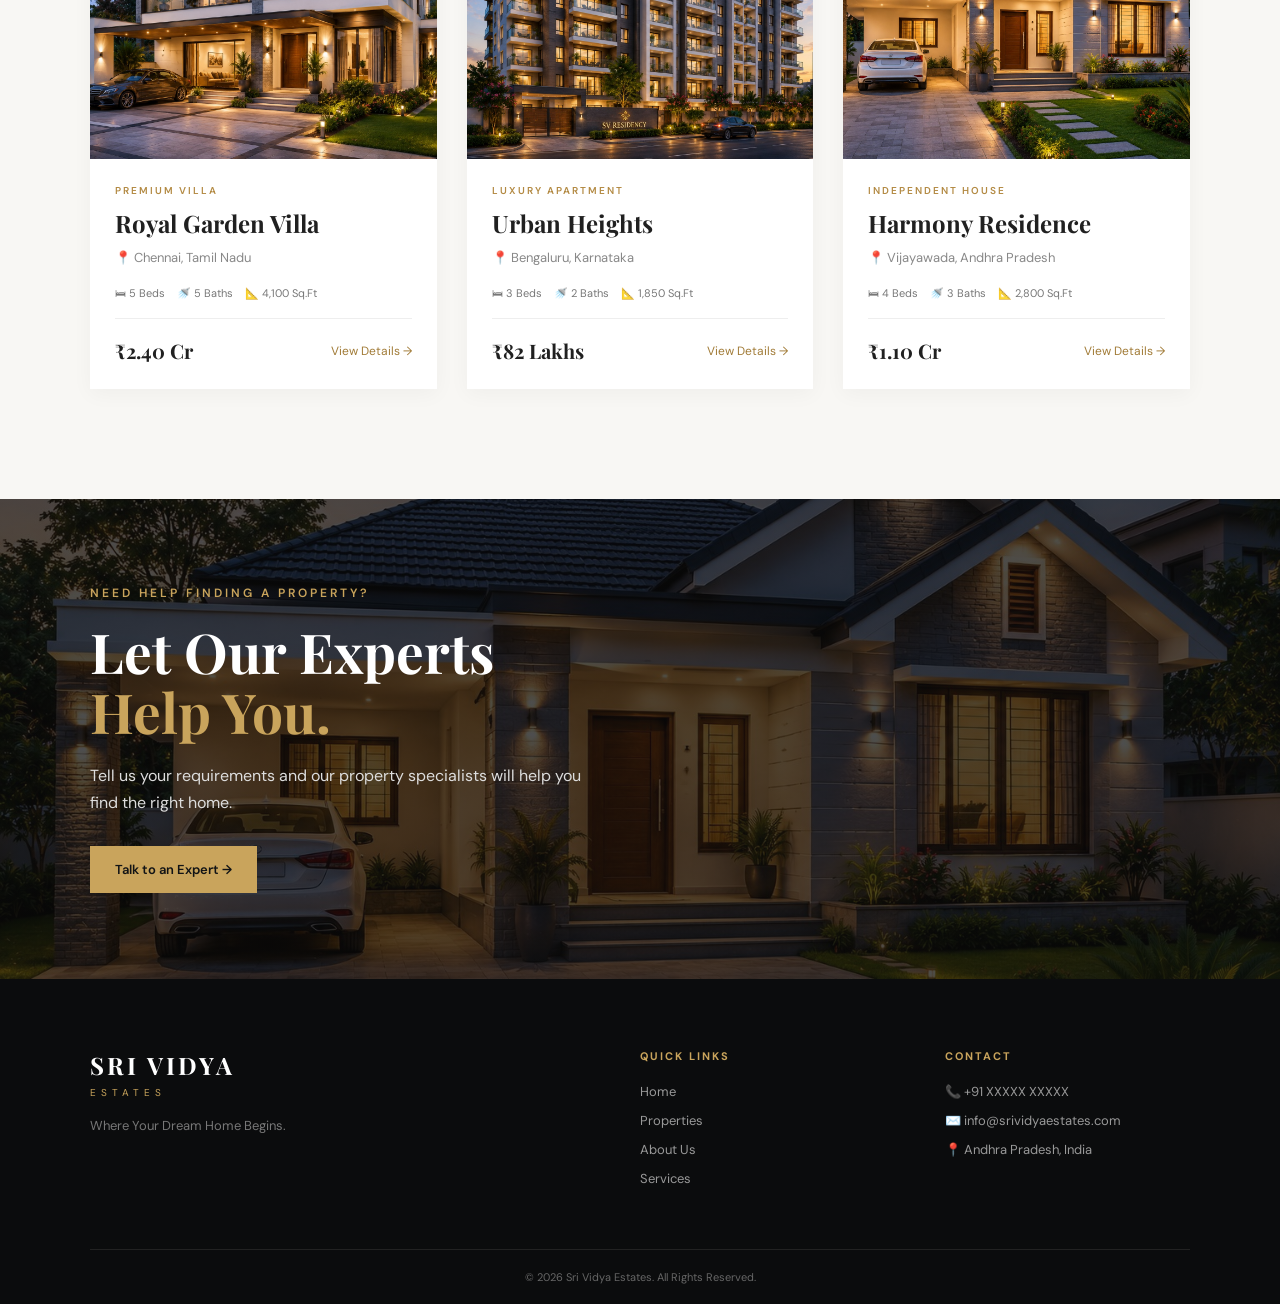
<file: properties.html>
<!DOCTYPE html>
<html lang="en">

<head>
    <meta charset="UTF-8">
    <meta name="viewport" content="width=device-width, initial-scale=1.0">

    <title>Properties | Sri Vidya Estates</title>

    <link rel="stylesheet" href="css/style.css">

    <link
        href="https://fonts.googleapis.com/css2?family=DM+Sans:wght@400;500;600;700&family=Playfair+Display:wght@500;600;700&display=swap"
        rel="stylesheet">
</head>

<body>

    <!-- NAVBAR -->

    <header class="navbar">

        <div class="logo">
            <span>S</span>

            <div>
                <h2>SRI VIDYA</h2>
                <p>ESTATES</p>
            </div>
        </div>

        <div class="menu-toggle" id="menuToggle">
    ☰
</div>

<nav id="mainNav">

    <a href="index.html">
        Home
    </a>

    <a href="properties.html">
        Properties
    </a>

    <a href="about.html">
        About Us
    </a>

    <a href="services.html">
        Services
    </a>

    <a href="contact.html">
        Contact
    </a>

</nav>
        <a href="contact.html" class="nav-button">
            Enquire Now
        </a>

    </header>


    <!-- PAGE HERO -->

    <section class="page-hero">

        <div>

            <p class="small-title">
                OUR PROPERTY COLLECTION
            </p>

            <h1>
                Find Your <span>Perfect Property.</span>
            </h1>

            <p>
                Explore our carefully selected collection of
                premium homes, apartments and villas.
            </p>

        </div>

    </section>


     <section class="property-search reveal">

    <div class="search-heading">

        <p class="small-title">
            FIND YOUR PROPERTY
        </p>

        <h2>
            Search <span>Properties</span>
        </h2>

    </div>


    <div class="search-filters">

        <div class="filter-group">

            <label>
                LOCATION
            </label>

            <select id="locationFilter">

    <option value="all">
        All Locations
    </option>

    <option value="tirupati">
        Tirupati
    </option>

    <option value="hyderabad">
        Hyderabad
    </option>

    <option value="bangalore">
        Bangalore
    </option>

    <option value="chennai">
        Chennai
    </option>

    <option value="vijayawada">
        Vijayawada
    </option>


</select>
        </div>


        <div class="filter-group">

            <label>
                PROPERTY TYPE
            </label>

            <select id="typeFilter">

                <option value="all">
                    All Types
                </option>

                <option value="villa">
                    Villa
                </option>

                <option value="house">
                    House
                </option>

                <option value="apartment">
                    Apartment
                </option>

            </select>

        </div>


        <div class="filter-group">

            <label>
                MAXIMUM PRICE
            </label>

            <select id="priceFilter">

                <option value="all">
                    Any Price
                </option>

                <option value="5000000">
                    ₹50 Lakhs
                </option>

                <option value="10000000">
                    ₹1 Crore
                </option>

                <option value="20000000">
                    ₹2 Crore
                </option>

                <option value="50000000">
                    ₹5 Crore
                </option>

            </select>

        </div>


        <button
            id="searchProperties"
            class="search-button">

            Search Properties

        </button>

    </div>

</section>


    <!-- PROPERTIES -->

    <section class="all-properties">

            <div>

                <p class="small-title">
                    PREMIUM COLLECTION
                </p>

                <h2>
                    Explore <span>Properties</span>
                </h2>

            </div>

            <p id="propertycount">
                6 Properties Available
            </p>

        </div>


        <div class="property-grid">


            <!-- PROPERTY 1 -->

            <div class="property-card"
     data-location="tirupati"
     data-type="villa"
     data-price="18500000">
                <div class="property-image">

                    <img src="images/villa1.jpg"
                        alt="Luxury Villa">

                    <span class="property-tag">
                        FEATURED
                    </span>

                </div>

                <div class="property-info">

                    <p class="property-type">
                        LUXURY VILLA
                    </p>

                    <h3>
                        Modern Serenity Villa
                    </h3>

                    <p class="location">
                        📍 Tirupati, Andhra Pradesh
                    </p>

                    <div class="property-details">

                        <span>🛏 4 Beds</span>
                        <span>🚿 4 Baths</span>
                        <span>📐 3,200 Sq.Ft</span>

                    </div>

                    <div class="property-bottom">

                        <strong>
                            ₹1.85 Cr
                        </strong>

                        <a href="properties-details.html?id=modern-serenity-villa">
    View Details →
</a>
                    </div>

                </div>

            </div>


            <!-- PROPERTY 2 -->

            <div class="property-card"
     data-location="hyderabad"
     data-type="apartment"
     data-price="9500000">
                <div class="property-image">

                    <img src="images/apartment1.jpg"
                        alt="Premium Apartment">

                    <span class="property-tag">
                        NEW
                    </span>

                </div>

                <div class="property-info">

                    <p class="property-type">
                        PREMIUM APARTMENT
                    </p>

                    <h3>
                        Skyline Residency
                    </h3>

                    <p class="location">
                        📍 Hyderabad, Telangana
                    </p>

                    <div class="property-details">

                        <span>🛏 3 Beds</span>
                        <span>🚿 3 Baths</span>
                        <span>📐 2,100 Sq.Ft</span>

                    </div>

                    <div class="property-bottom">

                        <strong>
                            ₹95 Lakhs
                        </strong>
                        <a href="properties-details.html?id=skyline-residency">
                        View Details →
                        </a>

                    </div>

                </div>

            </div>


            <!-- PROPERTY 3 -->

            <div class="property-card"
     data-location="bangalore"
     data-type="house"
     data-price="12500000">
                <div class="property-image">

                    <img src="images/house1.jpg"
                        alt="Independent House">

                    <span class="property-tag">
                        PREMIUM
                    </span>

                </div>

                <div class="property-info">

                    <p class="property-type">
                        INDEPENDENT HOUSE
                    </p>

                    <h3>
                        Green Valley Residence
                    </h3>

                    <p class="location">
                        📍 Bengaluru, Karnataka
                    </p>

                    <div class="property-details">

                        <span>🛏 3 Beds</span>
                        <span>🚿 3 Baths</span>
                        <span>📐 2,500 Sq.Ft</span>

                    </div>

                    <div class="property-bottom">

                        <strong>
                            ₹1.25 Cr
                        </strong>

                        <a href="properties-details.html?id=green-valley-residence">
                        View Details →
                         </a>
                
                    </div>

                </div>

            </div>


            <!-- PROPERTY 4 -->

            <div class="property-card"
     data-location="chennai"
     data-type="villa"
     data-price="24000000">

                <div class="property-image">

                    <img src="images/villa1.jpg"
                        alt="Premium Villa">

                </div>

                <div class="property-info">

                    <p class="property-type">
                        PREMIUM VILLA
                    </p>

                    <h3>
                        Royal Garden Villa
                    </h3>

                    <p class="location">
                        📍 Chennai, Tamil Nadu
                    </p>

                    <div class="property-details">

                        <span>🛏 5 Beds</span>
                        <span>🚿 5 Baths</span>
                        <span>📐 4,100 Sq.Ft</span>

                    </div>

                    <div class="property-bottom">

                        <strong>
                            ₹2.40 Cr
                        </strong>
                        <a href="properties-details.html?id=royal-garden-villa">
                        View Details →
                        </a>
                    </div>

                </div>

            </div>


            <!-- PROPERTY 5 -->

            <div class="property-card"
     data-location="bangalore"
     data-type="apartment"
     data-price="8200000">

                <div class="property-image">

                    <img src="images/apartment1.jpg"
                        alt="Luxury Apartment">

                </div>

                <div class="property-info">

                    <p class="property-type">
                        LUXURY APARTMENT
                    </p>

                    <h3>
                        Urban Heights
                    </h3>

                    <p class="location">
                        📍 Bengaluru, Karnataka
                    </p>

                    <div class="property-details">

                        <span>🛏 3 Beds</span>
                        <span>🚿 2 Baths</span>
                        <span>📐 1,850 Sq.Ft</span>

                    </div>

                    <div class="property-bottom">

                        <strong>
                            ₹82 Lakhs
                        </strong>
                        <a href="properties-details.html?id=urban-heights">
                        View Details →
                         </a>

                    </div>

                </div>

            </div>


            <!-- PROPERTY 6 -->

            <div class="property-card"
     data-location="vijayawada"
     data-type="house"
     data-price="11000000">

                <div class="property-image">

                    <img src="images/house1.jpg"
                        alt="Modern House">

                </div>

                <div class="property-info">

                    <p class="property-type">
                        INDEPENDENT HOUSE
                    </p>

                    <h3>
                        Harmony Residence
                    </h3>

                    <p class="location">
                        📍 Vijayawada, Andhra Pradesh
                    </p>

                    <div class="property-details">

                        <span>🛏 4 Beds</span>
                        <span>🚿 3 Baths</span>
                        <span>📐 2,800 Sq.Ft</span>

                    </div>

                    <div class="property-bottom">

                        <strong>
                            ₹1.10 Cr
                        </strong>

                        <a href="properties-details.html?id=harmony-residence">
                        View Details →
                        </a>

                    </div>

                </div>

            </div>

        </div>

    </section>


    <!-- CTA -->

    <section class="cta">

        <div>

            <p class="small-title">
                NEED HELP FINDING A PROPERTY?
            </p>

            <h2>
                Let Our Experts<br>
                <span>Help You.</span>
            </h2>

            <p>
                Tell us your requirements and our property
                specialists will help you find the right home.
            </p>

            <a href="contact.html" class="primary-btn">
                Talk to an Expert →
            </a>

        </div>

    </section>


    <!-- FOOTER -->

    <footer>

        <div class="footer-content">

            <div class="footer-brand">

                <h2>SRI VIDYA</h2>

                <p>ESTATES</p>

                <span>
                    Where Your Dream Home Begins.
                </span>

            </div>


            <div>

                <h4>QUICK LINKS</h4>

                <a href="index.html">Home</a>
                <a href="properties.html">Properties</a>
                <a href="about.html">About Us</a>
                <a href="services.html">Services</a>

            </div>


            <div>

                <h4>CONTACT</h4>

                <p>📞 +91 XXXXX XXXXX</p>
                <p>✉️ info@srividyaestates.com</p>
                <p>📍 Andhra Pradesh, India</p>

            </div>

        </div>


        <div class="copyright">

            © 2026 Sri Vidya Estates.
            All Rights Reserved.

        </div>

    </footer>
    <script src="js/script.js"></script>

</body>

</html>
</file>
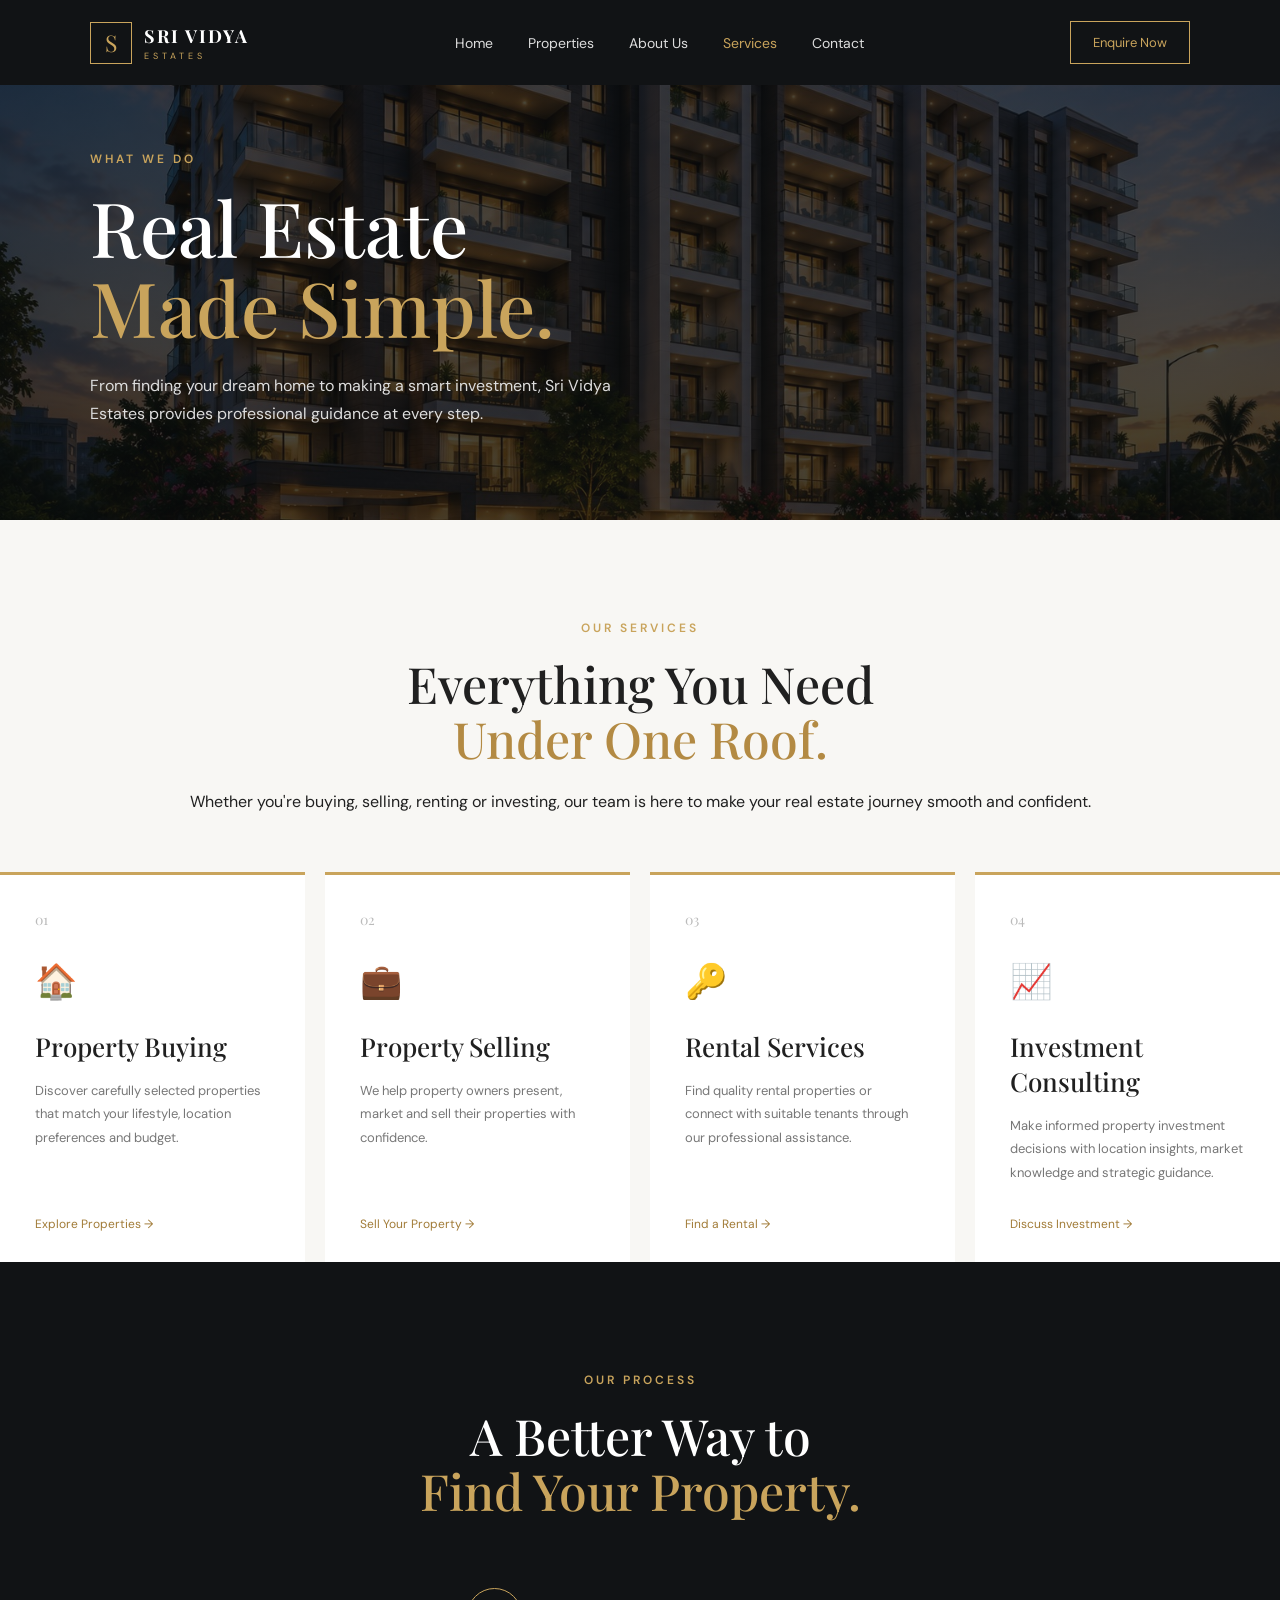
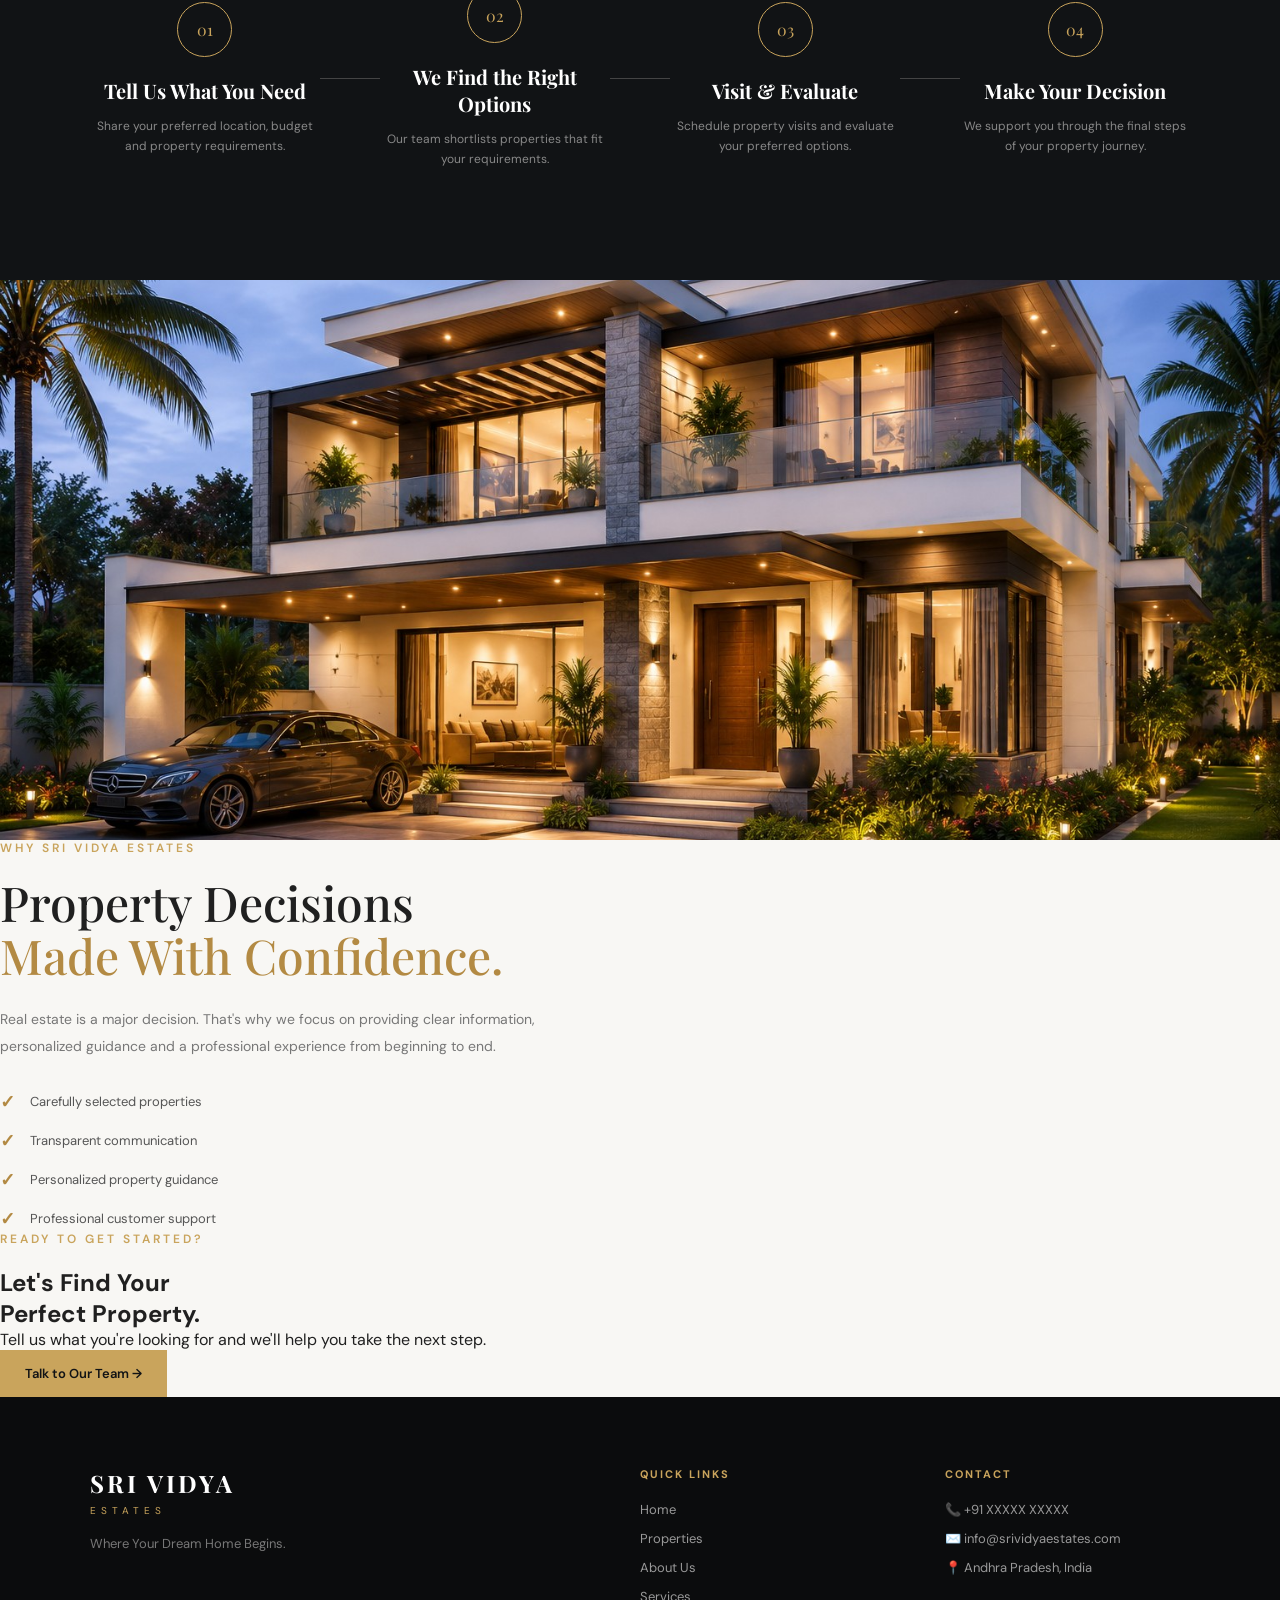
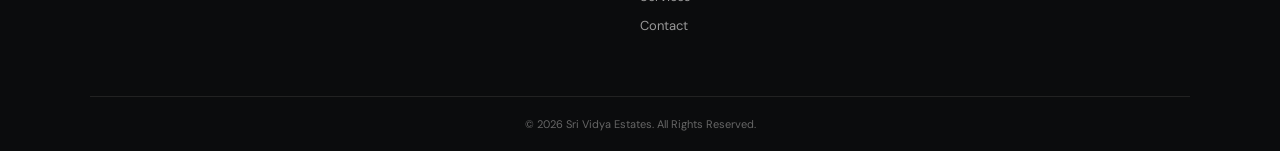
<file: services.html>
<!DOCTYPE html>
<html lang="en">

<head>

    <meta charset="UTF-8">

    <meta name="viewport"
          content="width=device-width, initial-scale=1.0">

    <title>Services | Sri Vidya Estates</title>

    <link rel="stylesheet"
          href="css/style.css">

    <link
        href="https://fonts.googleapis.com/css2?family=DM+Sans:wght@400;500;600;700&family=Playfair+Display:wght@500;600;700&display=swap"
        rel="stylesheet">

</head>


<body>


<!-- =========================================
     NAVBAR
========================================= -->

<header class="navbar">

    <div class="logo">

        <span>S</span>

        <div>

            <h2>SRI VIDYA</h2>

            <p>ESTATES</p>

        </div>

    </div>


    <div class="menu-toggle"
         id="menuToggle">

        ☰

    </div>


    <nav id="mainNav">

        <a href="index.html">
            Home
        </a>

        <a href="properties.html">
            Properties
        </a>

        <a href="about.html">
            About Us
        </a>

        <a href="services.html"
           class="active">
            Services
        </a>

        <a href="contact.html">
            Contact
        </a>

    </nav>


    <a href="contact.html"
       class="nav-button">

        Enquire Now

    </a>

</header>



<!-- =========================================
     SERVICES HERO
========================================= -->

<section class="services-hero">

    <div>

        <p class="small-title">
            WHAT WE DO
        </p>

        <h1>

            Real Estate<br>

            <span>
                Made Simple.
            </span>

        </h1>

        <p>

            From finding your dream home to making
            a smart investment, Sri Vidya Estates
            provides professional guidance at every step.

        </p>

    </div>

</section>



<!-- =========================================
     SERVICES INTRO
========================================= -->

<section class="services-intro reveal">

    <div>

        <p class="small-title">
            OUR SERVICES
        </p>

        <h2>

            Everything You Need<br>

            <span>
                Under One Roof.
            </span>

        </h2>

    </div>


    <div>

        <p>

            Whether you're buying, selling, renting or
            investing, our team is here to make your
            real estate journey smooth and confident.

        </p>

    </div>

</section>



<!-- =========================================
     SERVICE CARDS
========================================= -->

<section class="services-list reveal">

    <div class="services-grid">


        <!-- SERVICE 1 -->

        <div class="service-card">

            <div class="service-number">
                01
            </div>

            <div class="service-icon">
                🏠
            </div>

            <h3>
                Property Buying
            </h3>

            <p>

                Discover carefully selected properties
                that match your lifestyle, location
                preferences and budget.

            </p>

            <a href="properties.html">

                Explore Properties →

            </a>

        </div>



        <!-- SERVICE 2 -->

        <div class="service-card">

            <div class="service-number">
                02
            </div>

            <div class="service-icon">
                💼
            </div>

            <h3>
                Property Selling
            </h3>

            <p>

                We help property owners present,
                market and sell their properties
                with confidence.

            </p>

            <a href="contact.html">

                Sell Your Property →

            </a>

        </div>



        <!-- SERVICE 3 -->

        <div class="service-card">

            <div class="service-number">
                03
            </div>

            <div class="service-icon">
                🔑
            </div>

            <h3>
                Rental Services
            </h3>

            <p>

                Find quality rental properties or
                connect with suitable tenants through
                our professional assistance.

            </p>

            <a href="contact.html">

                Find a Rental →

            </a>

        </div>



        <!-- SERVICE 4 -->

        <div class="service-card">

            <div class="service-number">
                04
            </div>

            <div class="service-icon">
                📈
            </div>

            <h3>
                Investment Consulting
            </h3>

            <p>

                Make informed property investment
                decisions with location insights,
                market knowledge and strategic guidance.

            </p>

            <a href="contact.html">

                Discuss Investment →

            </a>

        </div>

    </div>

</section>



<!-- =========================================
     PROCESS
========================================= -->

<section class="process reveal">

    <div class="process-heading">

        <p class="small-title">
            OUR PROCESS
        </p>

        <h2>

            A Better Way to<br>

            <span>
                Find Your Property.
            </span>

        </h2>

    </div>


    <div class="process-steps">


        <div class="process-step">

            <span>
                01
            </span>

            <h3>
                Tell Us What You Need
            </h3>

            <p>

                Share your preferred location,
                budget and property requirements.

            </p>

        </div>


        <div class="process-line"></div>


        <div class="process-step">

            <span>
                02
            </span>

            <h3>
                We Find the Right Options
            </h3>

            <p>

                Our team shortlists properties
                that fit your requirements.

            </p>

        </div>


        <div class="process-line"></div>


        <div class="process-step">

            <span>
                03
            </span>

            <h3>
                Visit & Evaluate
            </h3>

            <p>

                Schedule property visits and
                evaluate your preferred options.

            </p>

        </div>


        <div class="process-line"></div>


        <div class="process-step">

            <span>
                04
            </span>

            <h3>
                Make Your Decision
            </h3>

            <p>

                We support you through the
                final steps of your property journey.

            </p>

        </div>

    </div>

</section>



<!-- =========================================
     WHY SRI VIDYA ESTATES
========================================= -->

<section class="services-why reveal">

    <div class="why-image">

        <img
            src="images/villa1.jpg"
            alt="Luxury property">

    </div>


    <div class="why-content">

        <p class="small-title">
            WHY SRI VIDYA ESTATES
        </p>

        <h2>

            Property Decisions

            <span>
                Made With Confidence.
            </span>

        </h2>

        <p>

            Real estate is a major decision. That's why
            we focus on providing clear information,
            personalized guidance and a professional
            experience from beginning to end.

        </p>


        <div class="why-points">

            <div>

                <strong>✓</strong>

                <span>
                    Carefully selected properties
                </span>

            </div>


            <div>

                <strong>✓</strong>

                <span>
                    Transparent communication
                </span>

            </div>


            <div>

                <strong>✓</strong>

                <span>
                    Personalized property guidance
                </span>

            </div>


            <div>

                <strong>✓</strong>

                <span>
                    Professional customer support
                </span>

            </div>

        </div>

    </div>

</section>



<!-- =========================================
     CTA
========================================= -->

<section class="services-cta reveal">

    <div>

        <p class="small-title">
            READY TO GET STARTED?
        </p>

        <h2>

            Let's Find Your<br>

            <span>
                Perfect Property.
            </span>

        </h2>

        <p>

            Tell us what you're looking for and
            we'll help you take the next step.

        </p>

        <a href="contact.html"
           class="primary-btn">

            Talk to Our Team →

        </a>

    </div>

</section>



<!-- =========================================
     FOOTER
========================================= -->

<footer>

    <div class="footer-content">


        <div class="footer-brand">

            <h2>
                SRI VIDYA
            </h2>

            <p>
                ESTATES
            </p>

            <span>
                Where Your Dream Home Begins.
            </span>

        </div>


        <div>

            <h4>
                QUICK LINKS
            </h4>

            <a href="index.html">
                Home
            </a>

            <a href="properties.html">
                Properties
            </a>

            <a href="about.html">
                About Us
            </a>

            <a href="services.html">
                Services
            </a>

            <a href="contact.html">
                Contact
            </a>

        </div>


        <div>

            <h4>
                CONTACT
            </h4>

            <p>
                📞 +91 XXXXX XXXXX
            </p>

            <p>
                ✉️ info@srividyaestates.com
            </p>

            <p>
                📍 Andhra Pradesh, India
            </p>

        </div>

    </div>


    <div class="copyright">

        © 2026 Sri Vidya Estates.
        All Rights Reserved.

    </div>

</footer>



<script src="js/script.js"></script>

</body>

</html>
</file>
<file: css/style.css>
/* =========================
   RESET
========================= */

* {
    margin: 0;
    padding: 0;
    box-sizing: border-box;
}

html {
    scroll-behavior: smooth;
}

body {
    font-family: "DM Sans", sans-serif;
    background: #f8f7f4;
    color: #202020;
}

a {
    text-decoration: none;
    color: inherit;
}

img {
    width: 100%;
    display: block;
}


/* =========================
   NAVBAR
========================= */

.navbar {
    height: 85px;
    padding: 0 7%;
    display: flex;
    align-items: center;
    justify-content: space-between;

    background: #111315;
    color: white;

    position: absolute;
    width: 100%;
    top: 0;
    z-index: 100;
}


/* LOGO */

.logo {
    display: flex;
    align-items: center;
    gap: 12px;
}

.logo > span {
    width: 42px;
    height: 42px;

    border: 1px solid #c9a45c;

    color: #c9a45c;

    display: flex;
    align-items: center;
    justify-content: center;

    font-family: "Playfair Display", serif;
    font-size: 23px;
}

.logo h2 {
    font-family: "Playfair Display", serif;
    font-size: 18px;
    letter-spacing: 2px;
}

.logo p {
    color: #c9a45c;
    font-size: 9px;
    letter-spacing: 4px;
    margin-top: 2px;
}
.logo {

    transition:
        transform 0.3s ease;
}


.logo:hover {

    transform: translateY(-2px);
}


.logo span {

    transition:
        transform 0.4s ease;
}


.logo:hover span {

    transform: rotate(8deg);
}


/* NAVIGATION */

nav {
    display: flex;
    gap: 35px;
}

nav a {
    color: #ddd;
    font-size: 14px;
    transition: 0.3s;
}

nav a:hover,
nav a.active {
    color: #c9a45c;
}


/* NAV BUTTON */

.nav-button {
    border: 1px solid #c9a45c;
    padding: 12px 22px;
    color: #c9a45c;
    font-size: 13px;

    transition: 0.3s;
}

.nav-button:hover {
    background: #c9a45c;
    color: #111315;
}


/* =========================
   HERO
========================= */

.hero {
    min-height: 760px;

    position: relative;

    display: flex;
    align-items: center;

    padding: 160px 7% 100px;

    background:
        linear-gradient(
            90deg,
            rgba(8, 10, 11, 0.88),
            rgba(8, 10, 11, 0.45),
            rgba(8, 10, 11, 0.15)
        ),
        url("../images/villa1.jpg");

    background-size: cover;
    background-position: center;
}


/* HERO CONTENT */

.hero-content {
    max-width: 650px;
    color: white;
}

.small-title {
    color: #c9a45c;
    font-size: 12px;
    font-weight: 600;
    letter-spacing: 3px;
    margin-bottom: 20px;
}

.hero h1 {
    font-family: "Playfair Display", serif;

    font-size: clamp(50px, 6vw, 85px);

    line-height: 1.05;

    font-weight: 500;

    margin-bottom: 25px;
}

.hero h1 span {
    color: #c9a45c;
}

.hero-description {
    max-width: 520px;

    color: #ddd;

    line-height: 1.8;

    font-size: 16px;

    margin-bottom: 35px;
}


/* HERO BUTTONS */

.hero-buttons {
    display: flex;
    gap: 15px;
}

.primary-btn {
    display: inline-block;

    background: #c9a45c;

    color: #111315;

    padding: 15px 25px;

    font-size: 13px;

    font-weight: 600;

    transition: 0.3s;
}

.primary-btn:hover {
    background: white;
    transform: translateY(-2px);
}

.secondary-btn {
    display: inline-block;

    border: 1px solid white;

    color: white;

    padding: 14px 25px;

    font-size: 13px;

    transition: 0.3s;
}

.secondary-btn:hover {
    background: white;
    color: #111315;
}


.search-filters {
    display: grid;

    grid-template-columns:
        1fr
        1fr
        1fr
        230px;

    gap: 22px;

    width: 100%;
}
/* =========================
   PROPERTY GRID
========================= */

.property-grid {
    display: grid;

    grid-template-columns: repeat(3, 1fr);

    gap: 25px;
}

.property-card {
    background: white;

    transition: 0.4s;

    box-shadow: 0 5px 20px rgba(0, 0, 0, 0.04);
}

.property-card:hover {
    transform: translateY(-8px);

    box-shadow: 0 15px 35px rgba(0, 0, 0, 0.12);
}


/* PROPERTY IMAGE */

.property-image {
    height: 280px;

    position: relative;

    overflow: hidden;
}

.property-image img {
    height: 100%;

    object-fit: cover;

    transition: 0.5s;
}

.property-card:hover .property-image img {
    transform: scale(1.05);
}

.property-tag {
    position: absolute;

    top: 18px;
    left: 18px;

    background: #c9a45c;

    color: #111;

    padding: 7px 12px;

    font-size: 9px;

    font-weight: 700;

    letter-spacing: 1px;
}


/* PROPERTY INFORMATION */

.property-info {
    padding: 25px;
}

.property-type {
    color: #b38a43;

    font-size: 10px;

    letter-spacing: 2px;

    font-weight: 600;

    margin-bottom: 10px;
}

.property-info h3 {
    font-family: "Playfair Display", serif;

    font-size: 25px;

    margin-bottom: 10px;
}

.location {
    color: #888;

    font-size: 13px;

    margin-bottom: 20px;
}

.property-details {
    display: flex;

    gap: 15px;

    border-bottom: 1px solid #eee;

    padding-bottom: 18px;

    color: #777;

    font-size: 11px;
}

.property-bottom {
    display: flex;

    align-items: center;

    justify-content: space-between;

    padding-top: 18px;
}

.property-bottom strong {
    font-family: "Playfair Display", serif;

    font-size: 20px;
}

.property-bottom a {
    color: #a17b37;

    font-size: 12px;
}


/* =========================
   STATS
========================= */

.stats {
    background: #111315;

    color: white;

    padding: 90px 7%;
}

.stats-heading {
    text-align: center;

    margin-bottom: 60px;
}

.stats-heading h2 {
    color: white;
}

.stats-grid {
    display: grid;

    grid-template-columns: repeat(4, 1fr);

    text-align: center;

    border-top: 1px solid #333;

    border-bottom: 1px solid #333;
}

.stats-grid div {
    padding: 35px;

    border-right: 1px solid #333;
}

.stats-grid div:last-child {
    border-right: none;
}

.stats-grid h3 {
    font-family: "Playfair Display", serif;

    font-size: 42px;

    color: #c9a45c;

    margin-bottom: 8px;
}

.stats-grid p {
    color: #aaa;

    font-size: 12px;

    letter-spacing: 1px;
}


/* =========================
   CTA
========================= */

.cta {
    min-height: 480px;

    display: flex;

    align-items: center;

    padding: 80px 7%;

    background:
        linear-gradient(
            rgba(10, 10, 10, 0.72),
            rgba(10, 10, 10, 0.72)
        ),
        url("../images/house1.jpg");

    background-size: cover;

    background-position: center;

    color: white;
}

.cta h2 {
    font-family: "Playfair Display", serif;

    font-size: 55px;

    line-height: 1.1;

    margin-bottom: 20px;
}

.cta h2 span {
    color: #c9a45c;
}

.cta p:not(.small-title) {
    color: #ddd;

    max-width: 500px;

    line-height: 1.7;

    margin-bottom: 30px;
}


/* =========================
   FOOTER
========================= */

footer {
    background: #0b0c0d;

    color: white;

    padding: 70px 7% 20px;
}

.footer-content {
    display: grid;

    grid-template-columns: 2fr 1fr 1fr;

    gap: 60px;

    padding-bottom: 50px;
}

.footer-brand h2 {
    font-family: "Playfair Display", serif;

    letter-spacing: 3px;
}

.footer-brand p {
    color: #c9a45c;

    letter-spacing: 5px;

    font-size: 10px;

    margin: 5px 0 15px;
}

.footer-brand span {
    color: #777;

    font-size: 13px;
}

footer h4 {
    color: #c9a45c;

    font-size: 11px;

    letter-spacing: 2px;

    margin-bottom: 20px;
}

footer a,
footer p {
    display: block;

    color: #999;

    font-size: 13px;

    margin-bottom: 12px;

    transition: 0.3s;
}

footer a:hover {
    color: #c9a45c;
}

.copyright {
    border-top: 1px solid #222;

    padding-top: 20px;

    color: #666;

    font-size: 11px;

    text-align: center;
}


/* =========================
   RESPONSIVE
========================= */

@media (max-width: 1000px) {

    nav {
        gap: 15px;
    }

    .nav-button {
        display: none;
    }

    .property-grid {
        grid-template-columns: 1fr 1fr;
    }

    .search-box {
        grid-template-columns: 1fr 1fr;
    }

    .search-button {
        min-height: 60px;
    }

    .stats-grid {
        grid-template-columns: 1fr 1fr;
    }
}


@media (max-width: 700px) {

    .navbar {
        padding: 0 5%;
    }

    nav {
        display: none;
    }

    .hero {
        min-height: 750px;

        padding: 130px 5% 180px;
    }

    .hero h1 {
        font-size: 48px;
    }

    .hero-buttons {
        flex-direction: column;

        align-items: flex-start;
    }

    .search-box {
        left: 5%;
        right: 5%;

        grid-template-columns: 1fr;

        transform: translateY(60%);
    }

    .search-item {
        border-right: none;

        border-bottom: 1px solid #eee;
    }

    .featured {
        padding: 300px 5% 70px;
    }

    .section-heading {
        align-items: flex-start;

        flex-direction: column;

        gap: 20px;
    }

    .section-heading h2 {
        font-size: 38px;
    }

    .property-grid {
        grid-template-columns: 1fr;
    }

    .stats {
        padding: 70px 5%;
    }

    .stats-grid {
        grid-template-columns: 1fr 1fr;
    }

    .stats-grid div {
        border-bottom: 1px solid #333;
    }

    .cta {
        padding: 70px 5%;
    }

    .cta h2 {
        font-size: 42px;
    }

    .footer-content {
        grid-template-columns: 1fr;

        gap: 35px;
    }
}
/* =========================================
   PROPERTIES PAGE
========================================= */


/* PAGE HERO */

.page-hero {
    min-height: 480px;

    display: flex;
    align-items: center;

    padding: 130px 7% 70px;

    color: white;

    background:
        linear-gradient(
            rgba(10, 12, 13, 0.78),
            rgba(10, 12, 13, 0.78)
        ),
        url("../images/villa1.jpg");

    background-size: cover;
    background-position: center;
}

.page-hero h1 {
    font-family: "Playfair Display", serif;

    font-size: clamp(48px, 6vw, 72px);

    font-weight: 500;

    line-height: 1.1;

    margin-bottom: 20px;
}

.page-hero h1 span {
    color: #c9a45c;
}

.page-hero > div {
    max-width: 700px;
}

.page-hero p:not(.small-title) {
    max-width: 550px;

    color: #ddd;

    line-height: 1.7;

    font-size: 16px;
}


/* PROPERTY SEARCH */

.property-search {
    width: 86%;

    margin: -45px auto 80px;

    position: relative;

    z-index: 5;

    background: white;

    display: grid;

    grid-template-columns: 1.2fr 1fr 1fr 190px;

    box-shadow: 0 15px 40px rgba(0, 0, 0, 0.12);
}

.property-search .search-item {
    padding: 22px 25px;

    border-right: 1px solid #eee;
}

.property-search .search-item label {
    display: block;

    font-size: 10px;

    letter-spacing: 2px;

    color: #999;

    margin-bottom: 10px;
}

.property-search .search-item input,
.property-search .search-item select {
    width: 100%;

    border: none;

    outline: none;

    font-family: inherit;

    font-size: 14px;

    color: #333;

    background: white;
}

.property-search .search-button {
    border: none;

    background: #c9a45c;

    color: #111315;

    font-family: inherit;

    font-weight: 600;

    cursor: pointer;

    transition: 0.3s;
}

.property-search .search-button:hover {
    background: #111315;

    color: white;
}


/* ALL PROPERTIES */

.all-properties {
    padding: 0 7% 110px;

    background: #f8f7f4;
}

.properties-heading {
    display: flex;

    justify-content: space-between;

    align-items: end;

    margin-bottom: 45px;
}

.properties-heading h2 {
    font-family: "Playfair Display", serif;

    font-size: 48px;

    font-weight: 500;
}

.properties-heading h2 span {
    color: #b38a43;
}

.properties-heading > p {
    color: #888;

    font-size: 13px;
}


/* PROPERTY GRID */

.all-properties .property-grid {
    display: grid;

    grid-template-columns: repeat(3, 1fr);

    gap: 30px;
}


/* PROPERTY CARD */

.all-properties .property-card {
    background: white;

    transition: 0.4s;

    box-shadow: 0 5px 20px rgba(0, 0, 0, 0.04);
}

.all-properties .property-card:hover {
    transform: translateY(-8px);

    box-shadow: 0 18px 40px rgba(0, 0, 0, 0.12);
}


/* PROPERTY IMAGE */

.all-properties .property-image {
    height: 280px;

    overflow: hidden;

    position: relative;
}

.all-properties .property-image img {
    height: 100%;

    object-fit: cover;

    transition: 0.5s;
}

.all-properties .property-card:hover img {
    transform: scale(1.06);
}


/* PROPERTY INFO */

.all-properties .property-info {
    padding: 25px;
}

.all-properties .property-info h3 {
    font-family: "Playfair Display", serif;

    font-size: 24px;

    margin-bottom: 10px;
}

.all-properties .property-type {
    color: #b38a43;

    font-size: 10px;

    letter-spacing: 2px;

    font-weight: 600;

    margin-bottom: 10px;
}

.all-properties .location {
    color: #888;

    font-size: 13px;

    margin-bottom: 20px;
}

.all-properties .property-details {
    display: flex;

    gap: 12px;

    border-bottom: 1px solid #eee;

    padding-bottom: 18px;

    color: #777;

    font-size: 11px;
}

.all-properties .property-bottom {
    display: flex;

    align-items: center;

    justify-content: space-between;

    padding-top: 18px;
}

.all-properties .property-bottom strong {
    font-family: "Playfair Display", serif;

    font-size: 20px;
}

.all-properties .property-bottom a {
    color: #a17b37;

    font-size: 12px;
}


/* =========================================
   PROPERTIES RESPONSIVE
========================================= */

@media (max-width: 1000px) {

    .all-properties .property-grid {
        grid-template-columns: 1fr 1fr;
    }

    .property-search {
        grid-template-columns: 1fr 1fr;
    }

    .property-search .search-button {
        min-height: 65px;
    }
}


@media (max-width: 700px) {

    .page-hero {
        min-height: 430px;

        padding: 130px 5% 70px;
    }

    .page-hero h1 {
        font-size: 45px;
    }

    .property-search {
        width: 90%;

        grid-template-columns: 1fr;

        margin-top: -30px;
    }

    .property-search .search-item {
        border-right: none;

        border-bottom: 1px solid #eee;
    }

    .all-properties {
        padding: 20px 5% 80px;
    }

    .properties-heading {
        flex-direction: column;

        align-items: flex-start;

        gap: 15px;
    }

    .properties-heading h2 {
        font-size: 38px;
    }

    .all-properties .property-grid {
        grid-template-columns: 1fr;
    }
}
/* =========================================
   PROPERTY DETAILS PAGE
========================================= */

.property-detail-hero {
    min-height: 460px;

    display: flex;

    align-items: end;

    padding: 100px 7% 70px;

    color: white;

    background:
        linear-gradient(
            rgba(10, 12, 13, 0.55),
            rgba(10, 12, 13, 0.85)
        ),
        url("../images/villa1.jpg");

    background-size: cover;

    background-position: center;
}

.property-detail-hero h1 {
    font-family: "Playfair Display", serif;

    font-size: clamp(45px, 6vw, 72px);

    font-weight: 500;

    margin-bottom: 15px;
}

.detail-location {
    color: #888;

    font-size: 14px;
}

.property-detail-hero .detail-location {
    color: #ddd;
}


/* MAIN CONTENT */

.property-detail {

    display: grid;

    grid-template-columns:
        minmax(0, 2fr)
        minmax(300px, 1fr);

    gap: 50px;

    padding: 90px 7%;

    background: #f8f7f4;
}


/* MAIN IMAGE */

.main-property-image {

    height: 550px;

    position: relative;

    overflow: hidden;
}

.main-property-image img {

    width: 100%;

    height: 100%;

    object-fit: cover;
}

.detail-tag {

    position: absolute;

    top: 25px;

    left: 25px;

    background: #c9a45c;

    color: #111;

    padding: 9px 15px;

    font-size: 10px;

    font-weight: 700;

    letter-spacing: 1px;
}


/* OVERVIEW */

.property-overview {

    display: flex;

    justify-content: space-between;

    align-items: end;

    padding: 35px 0;

    border-bottom: 1px solid #ddd;
}

.property-overview h2 {

    font-family: "Playfair Display", serif;

    font-size: 38px;

    font-weight: 500;

    margin-bottom: 10px;
}

.detail-price {

    text-align: right;
}

.detail-price span {

    display: block;

    color: #999;

    font-size: 10px;

    letter-spacing: 2px;

    margin-bottom: 8px;
}

.detail-price strong {

    font-family: "Playfair Display", serif;

    font-size: 28px;

    color: #a17b37;
}


/* SPECIFICATIONS */

.specifications {

    display: grid;

    grid-template-columns: repeat(4, 1fr);

    border-bottom: 1px solid #ddd;
}

.specifications div {

    text-align: center;

    padding: 25px 10px;

    border-right: 1px solid #ddd;
}

.specifications div:last-child {

    border-right: none;
}

.specifications span {

    display: block;

    font-size: 20px;

    margin-bottom: 8px;
}

.specifications strong {

    display: block;

    font-family: "Playfair Display", serif;

    font-size: 22px;
}

.specifications p {

    color: #888;

    font-size: 11px;

    margin-top: 5px;
}


/* DESCRIPTION */

.property-description {

    padding: 70px 0;

}

.property-description h2 {

    font-family: "Playfair Display", serif;

    font-size: 40px;

    font-weight: 500;

    margin-bottom: 25px;
}

.property-description h2 span {

    color: #b38a43;
}

.property-description p:not(.small-title) {

    color: #777;

    line-height: 1.9;

    font-size: 14px;

    margin-bottom: 18px;

    max-width: 850px;
}


/* AMENITIES */

.amenities {

    padding-top: 20px;

    border-top: 1px solid #ddd;
}

.amenities h2 {

    font-family: "Playfair Display", serif;

    font-size: 40px;

    font-weight: 500;

    margin-bottom: 30px;
}

.amenities h2 span {

    color: #b38a43;
}

.amenity-grid {

    display: grid;

    grid-template-columns: 1fr 1fr;

    gap: 15px;
}

.amenity-grid div {

    background: white;

    padding: 18px;

    color: #555;

    font-size: 13px;

    border-left: 3px solid #c9a45c;
}


/* SIDEBAR */

.property-sidebar {

    position: sticky;

    top: 110px;

    align-self: start;
}

.enquiry-card {

    background: #111315;

    color: white;

    padding: 35px;
}

.enquiry-card h3 {

    font-family: "Playfair Display", serif;

    font-size: 30px;

    font-weight: 500;

    line-height: 1.2;

    margin-bottom: 15px;
}

.enquiry-card h3 span {

    color: #c9a45c;
}

.enquiry-card > p:not(.small-title) {

    color: #aaa;

    font-size: 13px;

    line-height: 1.7;

    margin-bottom: 25px;
}


/* FORM */

.enquiry-card form {

    display: flex;

    flex-direction: column;

    gap: 12px;
}

.enquiry-card input,
.enquiry-card textarea {

    width: 100%;

    padding: 14px;

    background: #1b1d1f;

    border: 1px solid #333;

    color: white;

    outline: none;

    font-family: inherit;

    font-size: 13px;
}

.enquiry-card input:focus,
.enquiry-card textarea:focus {

    border-color: #c9a45c;
}

.enquiry-card button {

    border: none;

    background: #c9a45c;

    color: #111;

    padding: 15px;

    font-family: inherit;

    font-weight: 600;

    cursor: pointer;

    transition: 0.3s;
}

.enquiry-card button:hover {

    background: white;
}


/* AGENT CARD */

.agent-card {

    background: white;

    margin-top: 25px;

    padding: 30px;

    border: 1px solid #eee;
}

.agent-card h3 {

    font-family: "Playfair Display", serif;

    font-size: 24px;

    margin-bottom: 12px;
}

.agent-card p:not(.small-title) {

    color: #777;

    line-height: 1.7;

    font-size: 13px;

    margin-bottom: 20px;
}

.agent-card a {

    color: #a17b37;

    font-size: 12px;

    border-bottom: 1px solid #c9a45c;

    padding-bottom: 4px;
}


/* RESPONSIVE */

@media (max-width: 1000px) {

    .property-detail {

        grid-template-columns: 1fr;

    }

    .property-sidebar {

        position: static;

    }

}


@media (max-width: 700px) {

    .property-detail {

        padding: 60px 5%;

    }

    .property-detail-hero {

        padding: 120px 5% 60px;

    }

    .property-detail-hero h1 {

        font-size: 43px;

    }

    .main-property-image {

        height: 350px;

    }

    .property-overview {

        flex-direction: column;

        align-items: flex-start;

        gap: 20px;

    }

    .detail-price {

        text-align: left;

    }

    .specifications {

        grid-template-columns: 1fr 1fr;

    }

    .specifications div:nth-child(2) {

        border-right: none;

    }

    .property-description h2,
    .amenities h2 {

        font-size: 32px;

    }

    .amenity-grid {

        grid-template-columns: 1fr;

    }

}
/* =========================================
   ABOUT PAGE
========================================= */


/* ABOUT HERO */

.about-hero {

    min-height: 520px;

    display: flex;

    align-items: center;

    padding: 140px 7% 80px;

    color: white;

    background:
        linear-gradient(
            rgba(10, 12, 13, 0.72),
            rgba(10, 12, 13, 0.72)
        ),
        url("../images/house1.jpg");

    background-size: cover;

    background-position: center;
}

.about-hero h1 {

    font-family: "Playfair Display", serif;

    font-size: clamp(48px, 6vw, 75px);

    line-height: 1.05;

    font-weight: 500;

    margin-bottom: 25px;
}

.about-hero h1 span {

    color: #c9a45c;
}

.about-hero > div {

    max-width: 750px;
}

.about-hero p:not(.small-title) {

    max-width: 560px;

    color: #ddd;

    line-height: 1.8;

    font-size: 16px;
}


/* OUR STORY */

.our-story {

    display: grid;

    grid-template-columns: 1fr 1fr;

    gap: 80px;

    align-items: center;

    padding: 110px 7%;

    background: #f8f7f4;
}

.story-image {

    height: 600px;

    overflow: hidden;
}

.story-image img {

    width: 100%;

    height: 100%;

    object-fit: cover;

    transition: 0.5s;
}

.story-image:hover img {

    transform: scale(1.04);
}

.story-content h2 {

    font-family: "Playfair Display", serif;

    font-size: 48px;

    line-height: 1.1;

    font-weight: 500;

    margin-bottom: 30px;
}

.story-content h2 span {

    color: #b38a43;
}

.story-content p:not(.small-title) {

    color: #777;

    line-height: 1.9;

    font-size: 14px;

    margin-bottom: 18px;

    max-width: 600px;
}

.story-content .primary-btn {

    margin-top: 15px;
}


/* MISSION */

.mission {

    min-height: 400px;

    display: flex;

    align-items: center;

    justify-content: center;

    text-align: center;

    padding: 80px 7%;

    background: #111315;

    color: white;
}

.mission-content {

    max-width: 750px;
}

.mission h2 {

    font-family: "Playfair Display", serif;

    font-size: 52px;

    font-weight: 500;

    margin-bottom: 20px;
}

.mission h2 span {

    color: #c9a45c;
}

.mission p:not(.small-title) {

    color: #aaa;

    line-height: 1.8;

    font-size: 15px;
}


/* VALUES */

.values {

    padding: 110px 7%;

    background: #f8f7f4;
}

.values-heading {

    text-align: center;

    margin-bottom: 55px;
}

.values-heading h2 {

    font-family: "Playfair Display", serif;

    font-size: 48px;

    font-weight: 500;
}

.values-heading h2 span {

    color: #b38a43;
}

.values-grid {

    display: grid;

    grid-template-columns:
        repeat(4, 1fr);

    gap: 20px;
}

.value-card {

    background: white;

    padding: 35px;

    min-height: 260px;

    border-top: 3px solid #c9a45c;

    transition: 0.4s;
}

.value-card:hover {

    transform: translateY(-8px);

    box-shadow:
        0 15px 35px
        rgba(0, 0, 0, 0.08);
}

.value-number {

    color: #c9a45c;

    font-family: "Playfair Display", serif;

    font-size: 18px;

    margin-bottom: 30px;
}

.value-card h3 {

    font-family: "Playfair Display", serif;

    font-size: 25px;

    margin-bottom: 15px;
}

.value-card p {

    color: #777;

    font-size: 13px;

    line-height: 1.8;
}


/* ABOUT STATS */

.about-stats {

    display: grid;

    grid-template-columns:
        repeat(4, 1fr);

    background: #111315;

    color: white;
}

.about-stats div {

    text-align: center;

    padding: 55px 20px;

    border-right: 1px solid #333;
}

.about-stats div:last-child {

    border-right: none;
}

.about-stats h3 {

    color: #c9a45c;

    font-family: "Playfair Display", serif;

    font-size: 45px;

    margin-bottom: 8px;
}

.about-stats p {

    color: #aaa;

    font-size: 12px;

    letter-spacing: 1px;
}


/* ABOUT RESPONSIVE */

@media (max-width: 1000px) {

    .our-story {

        grid-template-columns: 1fr;

        gap: 50px;
    }

    .story-image {

        height: 450px;
    }

    .values-grid {

        grid-template-columns: 1fr 1fr;
    }

    .about-stats {

        grid-template-columns: 1fr 1fr;
    }

    .about-stats div {

        border-bottom: 1px solid #333;
    }

}


@media (max-width: 700px) {

    .about-hero {

        min-height: 450px;

        padding: 130px 5% 70px;
    }

    .about-hero h1 {

        font-size: 45px;
    }

    .our-story {

        padding: 70px 5%;
    }

    .story-image {

        height: 350px;
    }

    .story-content h2 {

        font-size: 38px;
    }

    .mission {

        padding: 70px 5%;
    }

    .mission h2 {

        font-size: 38px;
    }

    .values {

        padding: 70px 5%;
    }

    .values-heading h2 {

        font-size: 38px;
    }

    .values-grid {

        grid-template-columns: 1fr;
    }

    .about-stats {

        grid-template-columns: 1fr 1fr;
    }

}
/* =========================================
   SERVICES PAGE
========================================= */


/* SERVICES HERO */

.services-hero {

    min-height: 520px;

    display: flex;

    align-items: center;

    padding: 140px 7% 80px;

    color: white;

    background:
        linear-gradient(
            rgba(10, 12, 13, 0.75),
            rgba(10, 12, 13, 0.75)
        ),
        url("../images/apartment1.jpg");

    background-size: cover;

    background-position: center;
}

.services-hero > div {

    max-width: 700px;
}

.services-hero h1 {

    font-family: "Playfair Display", serif;

    font-size: clamp(50px, 6vw, 76px);

    line-height: 1.05;

    font-weight: 500;

    margin-bottom: 25px;
}

.services-hero h1 span {

    color: #c9a45c;
}

.services-hero p:not(.small-title) {

    color: #ddd;

    max-width: 560px;

    line-height: 1.8;

    font-size: 16px;
}


/* INTRO */

.services-intro {

    text-align: center;

    padding: 100px 7% 60px;

    background: #f8f7f4;
}

.services-intro h2 {

    font-family: "Playfair Display", serif;

    font-size: 50px;

    font-weight: 500;

    line-height: 1.1;

    margin-bottom: 25px;
}

.services-intro h2 span {

    color: #b38a43;
}

.services-intro > p:last-child {

    max-width: 650px;

    margin: auto;

    color: #777;

    font-size: 14px;

    line-height: 1.8;
}


/* SERVICE CARDS */

.services-grid-section {

    padding: 40px 7% 110px;

    background: #f8f7f4;
}

.services-grid {

    display: grid;

    grid-template-columns:
        repeat(4, 1fr);

    gap: 20px;
}

.service-card {

    background: white;

    padding: 35px;

    min-height: 390px;

    position: relative;

    border-top: 3px solid #c9a45c;

    transition: 0.4s;
}

.service-card:hover {

    transform: translateY(-10px);

    box-shadow:
        0 20px 45px
        rgba(0, 0, 0, 0.1);
}

.service-number {

    color: #bbb;

    font-family: "Playfair Display", serif;

    font-size: 14px;

    margin-bottom: 30px;
}

.service-icon {

    font-size: 34px;

    margin-bottom: 25px;
}

.service-card h3 {

    font-family: "Playfair Display", serif;

    font-size: 26px;

    font-weight: 500;

    margin-bottom: 15px;
}

.service-card p {

    color: #777;

    font-size: 13px;

    line-height: 1.8;

    margin-bottom: 25px;
}

.service-card a {

    color: #a17b37;

    font-size: 12px;

    position: absolute;

    bottom: 30px;

    left: 35px;
}


/* PROCESS */

.process {

    padding: 110px 7%;

    background: #111315;

    color: white;
}

.process-heading {

    text-align: center;

    margin-bottom: 70px;
}

.process-heading h2 {

    font-family: "Playfair Display", serif;

    font-size: 50px;

    font-weight: 500;

    line-height: 1.1;
}

.process-heading h2 span {

    color: #c9a45c;
}

.process-steps {

    display: grid;

    grid-template-columns:
        1fr 60px 1fr 60px 1fr 60px 1fr;

    align-items: center;
}

.process-step {

    text-align: center;
}

.process-step > span {

    display: inline-flex;

    align-items: center;

    justify-content: center;

    width: 55px;

    height: 55px;

    border: 1px solid #c9a45c;

    border-radius: 50%;

    color: #c9a45c;

    margin-bottom: 20px;

    font-family: "Playfair Display", serif;
}

.process-step h3 {

    font-family: "Playfair Display", serif;

    font-size: 20px;

    margin-bottom: 12px;
}

.process-step p {

    color: #888;

    font-size: 12px;

    line-height: 1.7;
}

.process-line {

    height: 1px;

    background: #444;
}


/* WHY US */

.why-us {

    display: grid;

    grid-template-columns: 1fr 1fr;

    gap: 80px;

    align-items: center;

    padding: 110px 7%;

    background: #f8f7f4;
}

.why-image {

    height: 560px;

    overflow: hidden;
}

.why-image img {

    width: 100%;

    height: 100%;

    object-fit: cover;
}

.why-content h2 {

    font-family: "Playfair Display", serif;

    font-size: 48px;

    line-height: 1.1;

    font-weight: 500;

    margin-bottom: 25px;
}

.why-content h2 span {

    display: block;

    color: #b38a43;
}

.why-content > p:not(.small-title) {

    color: #777;

    font-size: 14px;

    line-height: 1.9;

    max-width: 580px;

    margin-bottom: 30px;
}

.why-points {

    display: flex;

    flex-direction: column;

    gap: 15px;
}

.why-points div {

    display: flex;

    align-items: center;

    gap: 15px;
}

.why-points strong {

    color: #b38a43;

    font-size: 18px;
}

.why-points span {

    color: #555;

    font-size: 13px;
}


/* SERVICES RESPONSIVE */

@media (max-width: 1000px) {

    .services-grid {

        grid-template-columns: 1fr 1fr;
    }

    .process-steps {

        grid-template-columns: 1fr 1fr;

        gap: 40px;
    }

    .process-line {

        display: none;
    }

    .why-us {

        grid-template-columns: 1fr;

        gap: 50px;
    }

}


@media (max-width: 700px) {

    .services-hero {

        min-height: 450px;

        padding: 130px 5% 70px;
    }

    .services-hero h1 {

        font-size: 45px;
    }

    .services-intro {

        padding: 70px 5% 40px;
    }

    .services-intro h2 {

        font-size: 38px;
    }

    .services-grid-section {

        padding: 30px 5% 70px;
    }

    .services-grid {

        grid-template-columns: 1fr;
    }

    .process {

        padding: 70px 5%;
    }

    .process-heading h2 {

        font-size: 38px;
    }

    .process-steps {

        grid-template-columns: 1fr;

        gap: 35px;
    }

    .why-us {

        padding: 70px 5%;
    }

    .why-image {

        height: 350px;
    }

    .why-content h2 {

        font-size: 38px;
    }

}
/* =========================================
   CONTACT PAGE
========================================= */

.contact-hero {

    min-height: 500px;

    display: flex;

    align-items: center;

    padding: 140px 7% 80px;

    color: white;

    background:
        linear-gradient(
            rgba(10, 12, 13, 0.75),
            rgba(10, 12, 13, 0.75)
        ),
        url("../images/villa1.jpg");

    background-size: cover;

    background-position: center;
}

.contact-hero h1 {

    font-family: "Playfair Display", serif;

    font-size: clamp(50px, 6vw, 75px);

    line-height: 1.05;

    font-weight: 500;

    margin-bottom: 25px;
}

.contact-hero h1 span {

    color: #c9a45c;
}

.contact-hero > div {

    max-width: 700px;
}

.contact-hero p:not(.small-title) {

    color: #ddd;

    max-width: 550px;

    line-height: 1.8;
}


/* CONTACT SECTION */

.contact-section {

    display: grid;

    grid-template-columns: 0.9fr 1.1fr;

    gap: 80px;

    padding: 110px 7%;

    background: #f8f7f4;
}


/* CONTACT INFO */

.contact-info h2 {

    font-family: "Playfair Display", serif;

    font-size: 52px;

    line-height: 1.05;

    font-weight: 500;

    margin-bottom: 25px;
}

.contact-info h2 span {

    color: #b38a43;
}

.contact-description {

    color: #777;

    line-height: 1.8;

    font-size: 14px;

    max-width: 450px;

    margin-bottom: 40px;
}

.contact-item {

    display: flex;

    align-items: center;

    gap: 18px;

    padding: 20px 0;

    border-bottom: 1px solid #ddd;

    max-width: 500px;
}

.contact-icon {

    width: 45px;

    height: 45px;

    display: flex;

    align-items: center;

    justify-content: center;

    background: white;

    font-size: 18px;
}

.contact-item span {

    display: block;

    color: #999;

    font-size: 9px;

    letter-spacing: 2px;

    margin-bottom: 5px;
}

.contact-item strong {

    display: block;

    font-size: 14px;

    font-weight: 500;
}


/* OFFICE HOURS */

.office-hours {

    margin-top: 40px;

    padding: 25px;

    background: #111315;

    color: white;

    max-width: 500px;
}

.office-hours p:not(.small-title) {

    display: flex;

    justify-content: space-between;

    color: #aaa;

    font-size: 12px;

    margin: 12px 0;
}

.office-hours strong {

    color: white;

    font-weight: 500;
}


/* FORM CARD */

.contact-form-card {

    background: white;

    padding: 45px;

    box-shadow:
        0 15px 45px
        rgba(0, 0, 0, 0.07);
}

.contact-form-card h2 {

    font-family: "Playfair Display", serif;

    font-size: 42px;

    line-height: 1.1;

    font-weight: 500;

    margin-bottom: 30px;
}

.contact-form-card h2 span {

    color: #b38a43;
}


/* FORM */

.form-row {

    display: grid;

    grid-template-columns: 1fr 1fr;

    gap: 18px;
}

.form-group {

    margin-bottom: 20px;
}

.form-group label {

    display: block;

    font-size: 9px;

    letter-spacing: 1.8px;

    color: #777;

    margin-bottom: 8px;
}

.form-group input,
.form-group select,
.form-group textarea {

    width: 100%;

    border: 1px solid #ddd;

    padding: 14px;

    font-family: inherit;

    font-size: 13px;

    outline: none;

    background: white;

    transition: 0.3s;
}

.form-group input:focus,
.form-group select:focus,
.form-group textarea:focus {

    border-color: #c9a45c;
}

.form-group textarea {

    resize: vertical;
}

.contact-submit {

    width: 100%;

    border: none;

    background: #111315;

    color: white;

    padding: 16px;

    font-family: inherit;

    font-weight: 600;

    cursor: pointer;

    transition: 0.3s;
}

.contact-submit:hover {

    background: #c9a45c;

    color: #111;
}

.form-message {

    text-align: center;

    margin-top: 15px;

    font-size: 13px;
}


/* LOCATION */

.location-section {

    display: grid;

    grid-template-columns: 1fr 1fr;

    min-height: 450px;

    background: #111315;

    color: white;
}

.location-content {

    padding: 80px 10%;

    display: flex;

    flex-direction: column;

    justify-content: center;
}

.location-content h2 {

    font-family: "Playfair Display", serif;

    font-size: 48px;

    font-weight: 500;

    margin-bottom: 20px;
}

.location-content h2 span {

    color: #c9a45c;
}

.location-content > p:not(.small-title) {

    color: #aaa;

    line-height: 1.8;

    max-width: 500px;

    font-size: 14px;
}

.location-box {

    display: flex;

    flex-direction: column;

    gap: 6px;

    margin-top: 30px;

    padding-left: 20px;

    border-left: 2px solid #c9a45c;
}

.location-box strong {

    font-family: "Playfair Display", serif;

    font-size: 20px;
}

.location-box span {

    color: #999;

    font-size: 12px;
}

.map-placeholder {

    min-height: 450px;

    background:
        linear-gradient(
            rgba(201, 164, 92, 0.12),
            rgba(201, 164, 92, 0.12)
        ),
        #222629;

    display: flex;

    align-items: center;

    justify-content: center;

    text-align: center;
}

.map-placeholder > div {

    padding: 35px;

    border: 1px solid #555;

}

.map-placeholder span {

    font-size: 35px;
}

.map-placeholder h3 {

    font-family: "Playfair Display", serif;

    font-size: 25px;

    margin: 12px 0;
}

.map-placeholder p {

    color: #999;

    font-size: 12px;
}


/* CONTACT RESPONSIVE */

@media (max-width: 900px) {

    .contact-section {

        grid-template-columns: 1fr;

        gap: 50px;
    }

    .location-section {

        grid-template-columns: 1fr;
    }

}


@media (max-width: 600px) {

    .contact-hero {

        min-height: 450px;

        padding: 130px 5% 70px;
    }

    .contact-hero h1 {

        font-size: 45px;
    }

    .contact-section {

        padding: 70px 5%;
    }

    .contact-info h2 {

        font-size: 40px;
    }

    .contact-form-card {

        padding: 30px 20px;
    }

    .contact-form-card h2 {

        font-size: 35px;
    }

    .form-row {

        grid-template-columns: 1fr;
    }

    .location-content {

        padding: 70px 5%;
    }

}
/* =========================================
   MOBILE NAVIGATION
========================================= */

.menu-toggle {
    display: none;

    font-size: 28px;

    cursor: pointer;

    color: #111315;

    z-index: 1001;
}


/* TABLET + MOBILE */

@media (max-width: 800px) {

    .navbar {
        position: relative;

        padding: 18px 5%;
    }


    .menu-toggle {
        display: block;
    }


    .navbar nav {
        position: absolute;

        top: 100%;

        left: 0;

        width: 100%;

        background: white;

        display: none;

        flex-direction: column;

        padding: 20px 5%;

        box-shadow:
            0 10px 25px
            rgba(0, 0, 0, 0.1);

        z-index: 1000;
    }


    .navbar nav.active {
        display: flex;
    }


    .navbar nav a {
        padding: 15px 0;

        border-bottom: 1px solid #eee;

        width: 100%;
    }


    .navbar nav a:last-child {
        border-bottom: none;
    }


    .navbar .nav-button {
        display: none;
    }

}
/* =========================================
   PREMIUM SCROLL ANIMATIONS
========================================= */

.reveal {

    opacity: 0;

    transform: translateY(40px);

    transition:
        opacity 0.8s ease,
        transform 0.8s ease;
}


.reveal.active {

    opacity: 1;

    transform: translateY(0);
}


/* IMAGE REVEAL */

.image-reveal {

    overflow: hidden;
}

.image-reveal img {

    transform: scale(1.08);

    transition:
        transform 1.2s ease;
}

.image-reveal.active img {

    transform: scale(1);
}


/* PREMIUM HOVER */

.primary-btn,
.nav-button,
.contact-submit {

    transition:
        transform 0.3s ease,
        background 0.3s ease,
        box-shadow 0.3s ease;
}


.primary-btn:hover,
.nav-button:hover {

    transform: translateY(-3px);

    box-shadow:
        0 10px 25px
        rgba(0, 0, 0, 0.15);
}


/* PROPERTY CARD */

.property-card {

    transition:
        transform 0.4s ease,
        box-shadow 0.4s ease;
}


.property-card:hover {

    transform: translateY(-8px);

    box-shadow:
        0 20px 40px
        rgba(0, 0, 0, 0.12);
}


/* IMAGE ZOOM */

.property-card img {

    transition:
        transform 0.6s ease;
}


.property-card:hover img {

    transform: scale(1.05);
}


/* NAVBAR SCROLL */

.navbar.scrolled {

    background: rgba(255, 255, 255, 0.96);

    box-shadow:
        0 5px 25px
        rgba(0, 0, 0, 0.08);

    backdrop-filter: blur(10px);
}
/* =========================================
   PROPERTY GALLERY
========================================= */

.property-gallery {

    max-width: 1200px;

    margin: 60px auto;

    padding: 0 5%;
}


.main-property-image {

    width: 100%;

    height: 600px;

    overflow: hidden;

    background: #eee;

    cursor: pointer;
}


.main-property-image img {

    width: 100%;

    height: 100%;

    object-fit: cover;

    transition: transform 0.6s ease;
}


.main-property-image:hover img {

    transform: scale(1.03);
}


.property-thumbnails {

    display: grid;

    grid-template-columns:
        repeat(4, 1fr);

    gap: 12px;

    margin-top: 12px;
}


.thumbnail {

    width: 100%;

    height: 110px;

    object-fit: cover;

    cursor: pointer;

    opacity: 0.65;

    transition:
        opacity 0.3s ease,
        transform 0.3s ease;
}


.thumbnail:hover {

    opacity: 1;

    transform: translateY(-3px);
}


.active-thumb {

    opacity: 1;

    outline: 3px solid #c9a45c;

    outline-offset: -3px;
}


/* =========================================
   LIGHTBOX
========================================= */

.lightbox {

    position: fixed;

    inset: 0;

    background:
        rgba(0, 0, 0, 0.92);

    display: none;

    align-items: center;

    justify-content: center;

    z-index: 9999;

    padding: 30px;
}


.lightbox.active {

    display: flex;
}


.lightbox img {

    max-width: 90%;

    max-height: 85vh;

    object-fit: contain;
}


.lightbox-close {

    position: absolute;

    top: 25px;

    right: 35px;

    background: transparent;

    border: none;

    color: white;

    font-size: 45px;

    cursor: pointer;

    line-height: 1;
}


.lightbox-close:hover {

    color: #c9a45c;
}


/* MOBILE */

@media (max-width: 700px) {

    .property-gallery {

        margin: 35px auto;
    }


    .main-property-image {

        height: 350px;
    }


    .property-thumbnails {

        grid-template-columns:
            repeat(2, 1fr);
    }


    .thumbnail {

        height: 90px;
    }


    .lightbox img {

        max-width: 95%;

        max-height: 75vh;
    }

}
/* =========================================
   PROPERTY SEARCH
========================================= */

.property-search {

    padding: 70px 7%;

    background: #111315;

    color: white;
}


.search-heading {

    text-align: center;

    margin-bottom: 40px;
}


.search-heading h2 {

    font-family: "Playfair Display", serif;

    font-size: 45px;

    font-weight: 500;
}


.search-heading h2 span {

    color: #c9a45c;
}


.search-filters {

    max-width: 1100px;

    margin: auto;

    display: grid;

    grid-template-columns:
        1fr 1fr 1fr auto;

    gap: 15px;

    align-items: end;
}


.filter-group label {

    display: block;

    font-size: 9px;

    letter-spacing: 1.5px;

    color: #aaa;

    margin-bottom: 8px;
}


.filter-group select {

    width: 100%;

    padding: 14px;

    border: 1px solid #444;

    background: #1b1d1f;

    color: white;

    outline: none;

    font-family: inherit;

    cursor: pointer;
}


.filter-group select:focus {

    border-color: #c9a45c;
}


.search-button {

    border: none;

    background: #c9a45c;

    color: #111315;

    padding: 15px 25px;

    min-height: 48px;

    font-family: inherit;

    font-weight: 600;

    cursor: pointer;

    white-space: nowrap;

    transition: 0.3s;
}


.search-button:hover {

    background: white;

    transform: translateY(-2px);
}


.property-card.hidden {

    display: none;
}


/* MOBILE */

@media (max-width: 900px) {

    .search-filters {

        grid-template-columns:
            1fr 1fr;
    }

    .search-button {

        width: 100%;
    }

}


@media (max-width: 600px) {

    .property-search {

        padding: 60px 5%;
    }

    .search-heading h2 {

        font-size: 36px;
    }

    .search-filters {

        grid-template-columns: 1fr;
    }

}
/* =========================================
   PREMIUM HOME PAGE
========================================= */

.home-hero {

    min-height: 92vh;

    position: relative;

    display: flex;

    align-items: center;

    padding: 120px 7% 80px;

    color: white;

    background:
        url("../images/villa1.jpg")
        center / cover no-repeat;
}

.hero-overlay {

    position: absolute;

    inset: 0;

    background:
        linear-gradient(
            90deg,
            rgba(8, 10, 11, 0.82),
            rgba(8, 10, 11, 0.35)
        );
}

.hero-content {

    position: relative;

    z-index: 2;

    max-width: 760px;
}

.home-hero h1 {

    font-family:
        "Playfair Display",
        serif;

    font-size:
        clamp(52px, 7vw, 88px);

    line-height: 0.98;

    font-weight: 500;

    margin: 20px 0 30px;
}

.home-hero h1 span {

    color: #c9a45c;
}

.hero-description {

    max-width: 560px;

    color: #ddd;

    line-height: 1.8;

    font-size: 15px;

    margin-bottom: 35px;
}

.hero-buttons {

    display: flex;

    gap: 15px;

    align-items: center;
}

.hero-secondary-btn {

    padding: 14px 24px;

    border: 1px solid rgba(255,255,255,0.5);

    color: white;

    font-size: 12px;

    transition: 0.3s;
}

.hero-secondary-btn:hover {

    background: white;

    color: #111315;
}

.hero-scroll {

    position: absolute;

    right: 7%;

    bottom: 45px;

    z-index: 2;

    display: flex;

    align-items: center;

    gap: 15px;

    transform: rotate(90deg);

    transform-origin: right center;
}

.hero-scroll span {

    font-size: 8px;

    letter-spacing: 2px;
}

.hero-scroll div {

    width: 50px;

    height: 1px;

    background: #c9a45c;
}


/* INTRO */

.home-intro {

    display: grid;

    grid-template-columns: 1fr 1fr;

    gap: 80px;

    padding: 110px 7%;

    background: #f8f7f4;
}

.home-intro h2 {

    font-family:
        "Playfair Display",
        serif;

    font-size: 54px;

    line-height: 1.05;

    font-weight: 500;
}

.home-intro h2 span {

    color: #b38a43;
}

.intro-text {

    align-self: end;

    max-width: 520px;
}

.intro-text p {

    color: #777;

    line-height: 1.9;

    font-size: 14px;

    margin-bottom: 20px;
}

.intro-text a {

    color: #a17b37;

    font-size: 12px;
}


/* STATS */

.home-stats {

    display: grid;

    grid-template-columns:
        repeat(4, 1fr);

    background: #111315;

    color: white;
}

.home-stats div {

    padding: 45px 20px;

    text-align: center;

    border-right: 1px solid #333;
}

.home-stats div:last-child {

    border-right: none;
}

.home-stats strong {

    display: block;

    color: #c9a45c;

    font-family:
        "Playfair Display",
        serif;

    font-size: 42px;

    margin-bottom: 5px;
}

.home-stats span {

    color: #999;

    font-size: 10px;

    letter-spacing: 1.5px;
}


/* FEATURED */

.featured-properties {

    padding: 110px 7%;

    background: #f8f7f4;
}

.section-heading {

    display: flex;

    justify-content: space-between;

    align-items: end;

    margin-bottom: 50px;
}

.section-heading h2 {

    font-family:
        "Playfair Display",
        serif;

    font-size: 50px;

    font-weight: 500;
}

.section-heading h2 span {

    color: #b38a43;
}

.view-all {

    color: #a17b37;

    font-size: 12px;
}

.featured-grid {

    display: grid;

    grid-template-columns:
        repeat(3, 1fr);

    gap: 22px;
}

.featured-card {

    background: white;

    transition: 0.4s;
}

.featured-card:hover {

    transform: translateY(-8px);

    box-shadow:
        0 20px 40px
        rgba(0,0,0,0.1);
}

.featured-image {

    height: 330px;

    position: relative;

    overflow: hidden;
}

.featured-image img {

    width: 100%;

    height: 100%;

    object-fit: cover;

    transition: 0.6s;
}

.featured-card:hover
.featured-image img {

    transform: scale(1.05);
}

.property-tag {

    position: absolute;

    top: 18px;

    left: 18px;

    background: #111315;

    color: white;

    padding: 7px 12px;

    font-size: 8px;

    letter-spacing: 1px;
}

.featured-info {

    padding: 25px;
}

.featured-info > p {

    color: #999;

    font-size: 10px;

    margin-bottom: 10px;
}

.featured-info h3 {

    font-family:
        "Playfair Display",
        serif;

    font-size: 24px;

    font-weight: 500;

    margin-bottom: 18px;
}

.property-meta {

    display: flex;

    gap: 15px;

    color: #777;

    font-size: 10px;

    padding-bottom: 18px;

    border-bottom: 1px solid #eee;

    margin-bottom: 18px;
}

.featured-info > strong {

    color: #a17b37;

    font-size: 17px;
}


/* WHY */

.home-why {

    display: grid;

    grid-template-columns: 1fr 1fr;

    gap: 80px;

    align-items: center;

    padding: 110px 7%;

    background: #111315;

    color: white;
}

.home-why-image {

    height: 600px;

    overflow: hidden;
}

.home-why-image img {

    width: 100%;

    height: 100%;

    object-fit: cover;
}

.home-why-content h2 {

    font-family:
        "Playfair Display",
        serif;

    font-size: 52px;

    line-height: 1.05;

    font-weight: 500;

    margin-bottom: 25px;
}

.home-why-content h2 span {

    color: #c9a45c;
}

.home-why-content > p:not(.small-title) {

    color: #aaa;

    line-height: 1.9;

    font-size: 14px;

    max-width: 520px;

    margin-bottom: 35px;
}

.why-list {

    margin-bottom: 35px;
}

.why-list div {

    display: flex;

    align-items: center;

    gap: 20px;

    padding: 15px 0;

    border-bottom: 1px solid #333;
}

.why-list strong {

    color: #c9a45c;

    font-family:
        "Playfair Display",
        serif;
}

.why-list span {

    color: #ddd;

    font-size: 12px;
}


/* TESTIMONIAL */

.testimonial {

    text-align: center;

    padding: 110px 7%;

    background: #f8f7f4;
}

.testimonial blockquote {

    max-width: 900px;

    margin: 25px auto;

    font-family:
        "Playfair Display",
        serif;

    font-size:
        clamp(28px, 4vw, 48px);

    line-height: 1.25;

    font-weight: 500;
}

.testimonial-person {

    display: flex;

    flex-direction: column;

    gap: 5px;
}

.testimonial-person strong {

    font-size: 13px;
}

.testimonial-person span {

    color: #999;

    font-size: 10px;
}


/* HOME CTA */

.home-cta {

    min-height: 500px;

    display: flex;

    align-items: center;

    justify-content: center;

    text-align: center;

    padding: 80px 7%;

    color: white;

    background:
        linear-gradient(
            rgba(10,12,13,0.78),
            rgba(10,12,13,0.78)
        ),
        url("../images/house1.jpg")
        center / cover no-repeat;
}

.home-cta h2 {

    font-family:
        "Playfair Display",
        serif;

    font-size: 60px;

    line-height: 1.05;

    font-weight: 500;

    margin: 15px 0 20px;
}

.home-cta h2 span {

    color: #c9a45c;
}

.home-cta p:not(.small-title) {

    color: #ccc;

    line-height: 1.8;

    max-width: 550px;

    margin: 0 auto 30px;
}


/* MOBILE */

@media (max-width: 900px) {

    .home-intro,
    .home-why {

        grid-template-columns: 1fr;

        gap: 45px;
    }

    .featured-grid {

        grid-template-columns:
            1fr 1fr;
    }

    .home-stats {

        grid-template-columns:
            1fr 1fr;
    }

    .home-stats div:nth-child(2) {

        border-right: none;
    }

}


@media (max-width: 600px) {

    .home-hero {

        min-height: 85vh;

        padding: 120px 5% 70px;
    }

    .home-hero h1 {

        font-size: 48px;
    }

    .hero-buttons {

        flex-direction: column;

        align-items: flex-start;
    }

    .home-intro {

        padding: 70px 5%;
    }

    .home-intro h2 {

        font-size: 40px;
    }

    .featured-properties {

        padding: 70px 5%;
    }

    .section-heading {

        display: block;
    }

    .section-heading h2 {

        font-size: 40px;

        margin-bottom: 20px;
    }

    .featured-grid {

        grid-template-columns: 1fr;
    }

    .home-why {

        padding: 70px 5%;
    }

    .home-why-image {

        height: 400px;
    }

    .home-why-content h2 {

        font-size: 40px;
    }

    .home-cta h2 {

        font-size: 42px;
    }

}
/* ========================================
   LARGE PROPERTY SEARCH BOXES
======================================== */

.search-filters {
    display: grid !important;

    grid-template-columns:
        1.4fr
        1.4fr
        1.4fr
        1.5fr !important;

    gap: 25px !important;

    width: 100% !important;
}


.filter-group {
    width: 100% !important;
}


.filter-group select {
    width: 100% !important;

    height: 75px !important;

    padding: 0 22px !important;

    font-size: 18px !important;

    box-sizing: border-box;

    cursor: pointer;
}


.filter-group label {
    display: block;

    margin-bottom: 12px;

    font-size: 14px;

    font-weight: 600;

    letter-spacing: 1.5px;
}


.search-button {
    width: 100% !important;

    height: 75px !important;

    font-size: 17px !important;

    padding: 0 25px !important;
}


/* ========================================
   TABLET
======================================== */

@media (max-width: 900px) {

    .search-filters {
        grid-template-columns: 1fr 1fr !important;
    }

    .search-button {
        width: 100% !important;
    }

}


/* ========================================
   MOBILE
======================================== */

@media (max-width: 600px) {

    .search-heading h2 {
        font-size: 42px;
    }

    .search-filters {
        grid-template-columns: 1fr !important;
    }

    .filter-group select,
    .search-button {
        height: 60px !important;
    }

}
</file>
